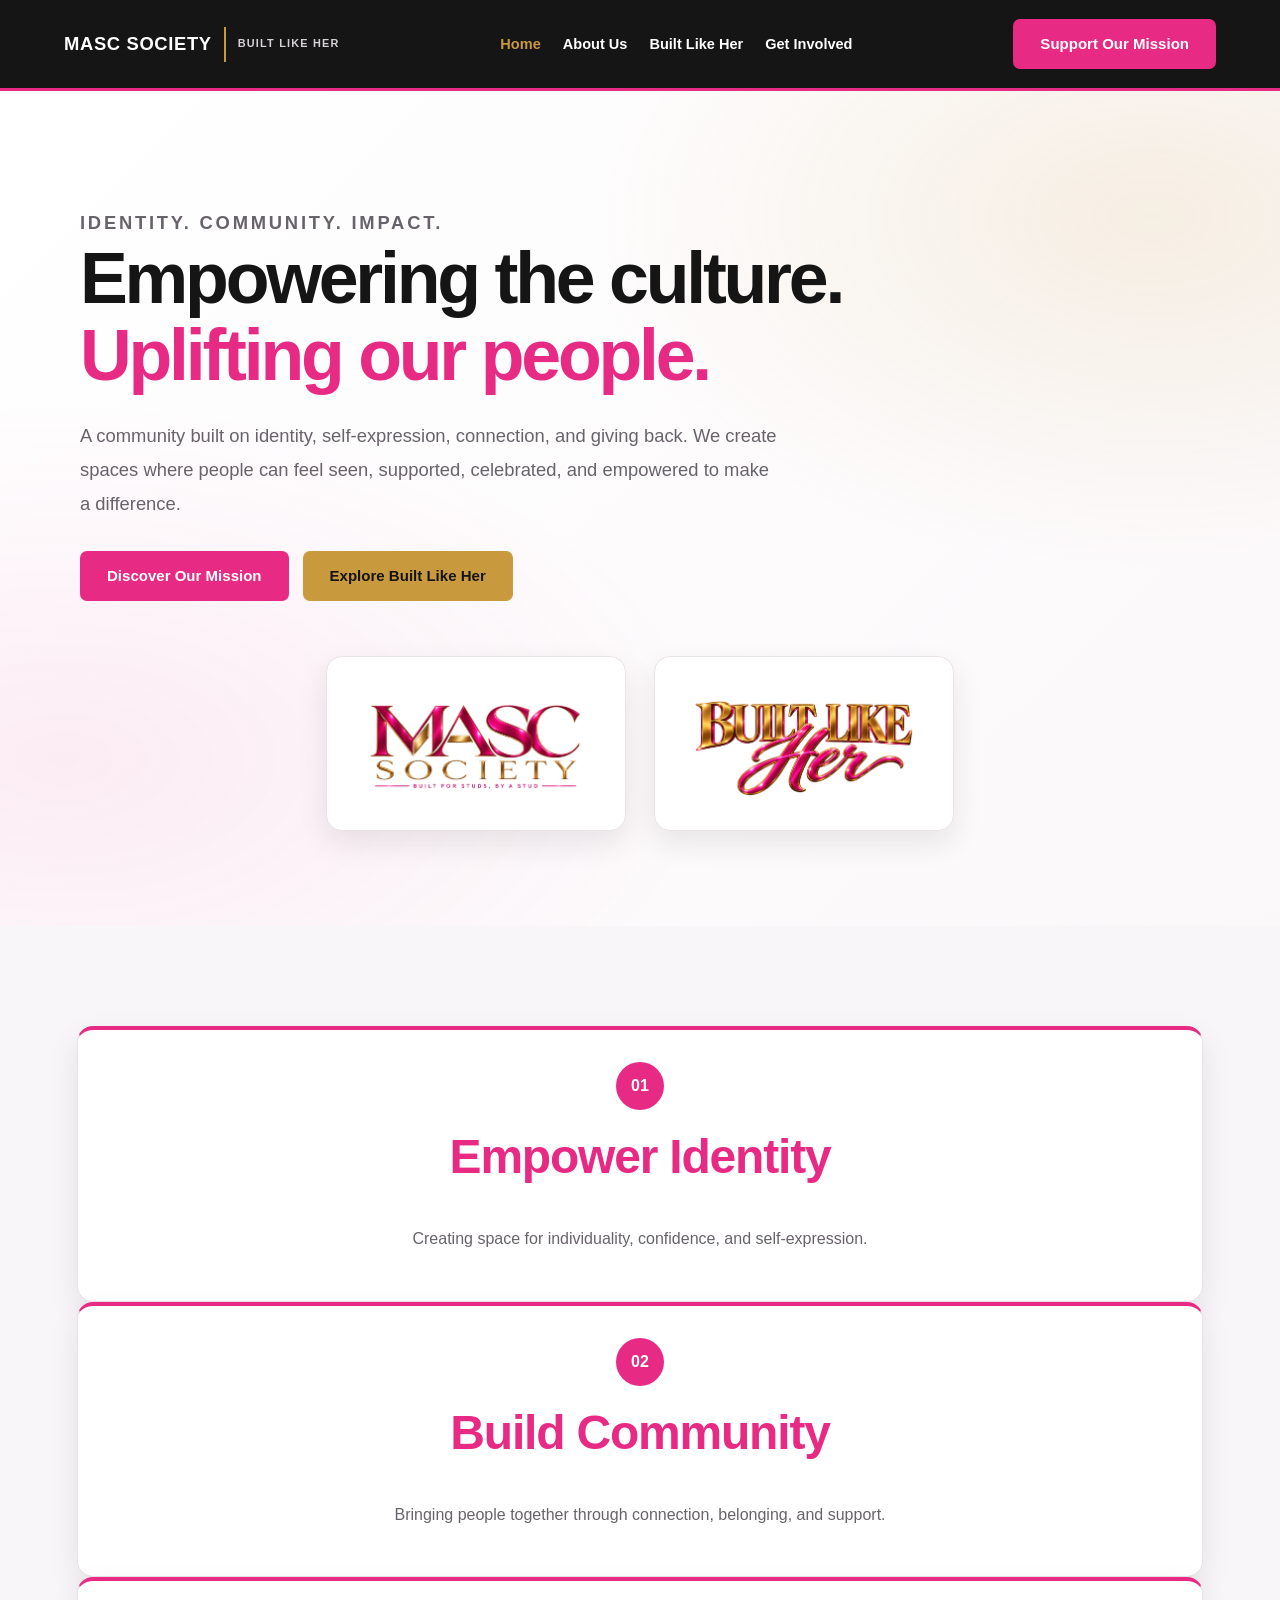
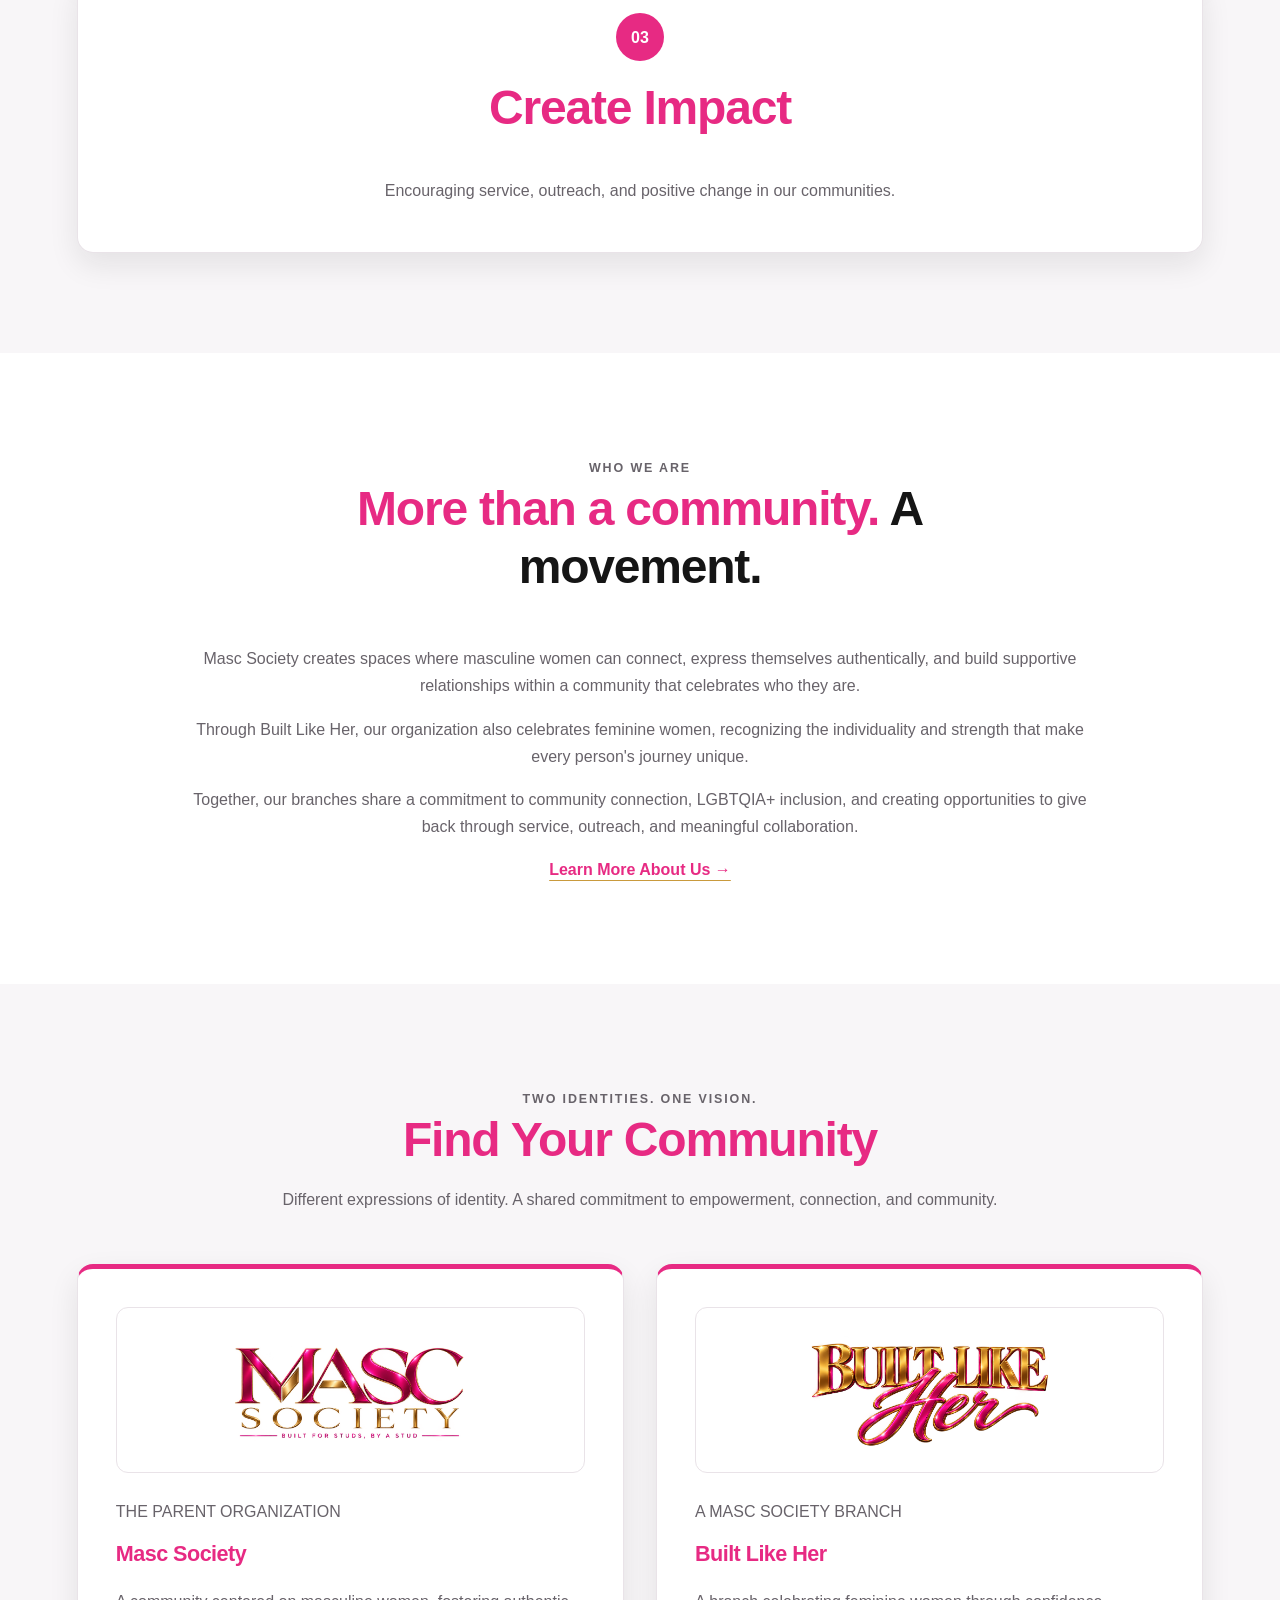
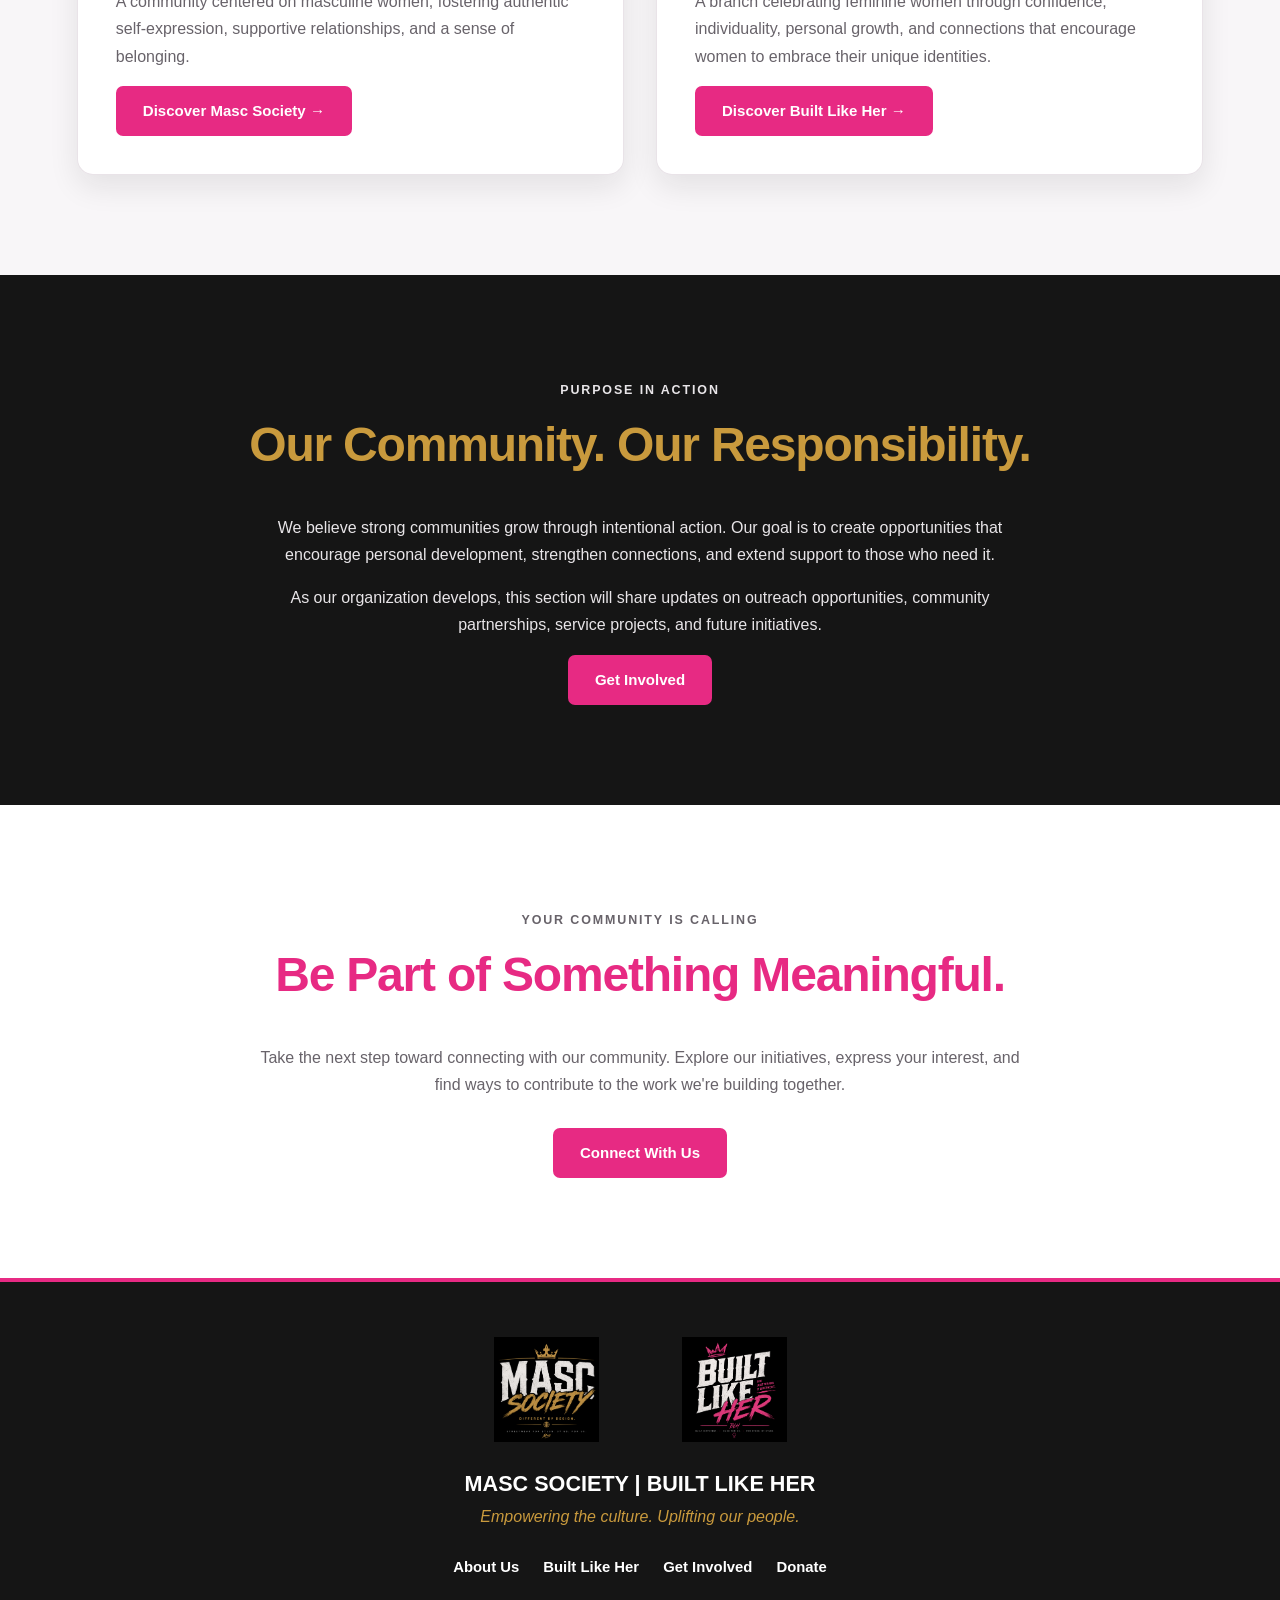
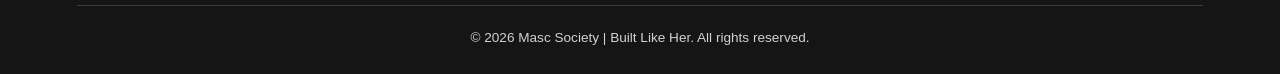
<file: index.html>
<!DOCTYPE html>
<html lang="en">
  <head>
    <meta charset="utf-8">
    <meta name="viewport" content="width=device-width, initial-scale=1.0">

    <meta
      name="description"
      content="Masc Society | Built Like Her is dedicated to empowering our community, celebrating identity, and creating meaningful change through connection and service."
    >

    <meta name="theme-color" content="#111111">

    <link rel="stylesheet" href="styles.css">

    <title>Masc Society | Built Like Her</title>
  </head>

  <body>

    <!-- HEADER -->
    <header class="site-header">
      <nav class="navbar" aria-label="Main navigation">

        <a href="index.html" class="brand" aria-label="Masc Society home">
          <span class="brand-name">MASC SOCIETY</span>
          <span class="brand-divider"></span>
          <span class="brand-subtitle">BUILT LIKE HER</span>
        </a>

        <ul class="nav-links">
          <li><a href="index.html" aria-current="page">Home</a></li>
          <li><a href="about-us.html">About Us</a></li>
          <li><a href="built-like-her.html">Built Like Her</a></li>
          <li><a href="contact.html">Get Involved</a></li>
        </ul>

        <a href="contact.html#donate" class="nav-button">
          Support Our Mission
        </a>

      </nav>
    </header>


    <main>

      <!-- HERO SECTION -->
      <section class="hero" aria-labelledby="hero-heading">

        <div class="hero-content">

          <p class="eyebrow">IDENTITY. COMMUNITY. IMPACT.</p>

          <h1 id="hero-heading">
            Empowering the culture.
            <span>Uplifting our people.</span>
          </h1>

          <p class="hero-description">
            A community built on identity, self-expression, connection,
            and giving back. We create spaces where people can feel seen,
            supported, celebrated, and empowered to make a difference.
          </p>

          <div class="hero-actions">
            <a href="about-us.html" class="hero-button">
              Discover Our Mission
            </a>

            <a href="built-like-her.html" class="secondary-button">
              Explore Built Like Her
            </a>
          </div>

        </div>

        <div class="hero-logos" aria-label="Our organization and branch logos">

          <div class="logo-card">
            <img
              src="images/image0.png"
              alt="Masc Society logo"
            >
          </div>

          <div class="logo-card">
            <img
              src="images/image1 (1).png"
              alt="Built Like Her logo"
            >
          </div>

        </div>

      </section>


      <!-- BRAND VALUES -->
      <section class="values" aria-label="Our core values">

        <div class="value-item">
          <span class="value-number">01</span>
          <h2>Empower Identity</h2>
          <p>Creating space for individuality, confidence, and self-expression.</p>
        </div>

        <div class="value-item">
          <span class="value-number">02</span>
          <h2>Build Community</h2>
          <p>Bringing people together through connection, belonging, and support.</p>
        </div>

        <div class="value-item">
          <span class="value-number">03</span>
          <h2>Create Impact</h2>
          <p>Encouraging service, outreach, and positive change in our communities.</p>
        </div>

      </section>


      <!-- MISSION SECTION -->
      <section class="mission section-padding" aria-labelledby="mission-heading">

        <div class="section-intro">
          <p class="eyebrow">WHO WE ARE</p>

          <h2 id="mission-heading">
            More than a community.
            <span>A movement.</span>
          </h2>
        </div>

        <div class="mission-content">

          <p>
            Masc Society creates spaces where masculine women can connect,
            express themselves authentically, and build supportive relationships
            within a community that celebrates who they are.
          </p>

          <p>
            Through Built Like Her, our organization also celebrates feminine
            women, recognizing the individuality and strength that make every
            person's journey unique.
          </p>

          <p>
            Together, our branches share a commitment to community connection,
            LGBTQIA+ inclusion, and creating opportunities to give back through
            service, outreach, and meaningful collaboration.
          </p>

          <a href="about-us.html" class="text-link">
            Learn More About Us &rarr;
          </a>

        </div>

      </section>


      <!-- OUR BRANCHES -->
      <section class="branches section-padding" aria-labelledby="branches-heading">

        <div class="section-heading">
          <p class="eyebrow">TWO IDENTITIES. ONE VISION.</p>

          <h2 id="branches-heading">Find Your Community</h2>

          <p>
            Different expressions of identity. A shared commitment
            to empowerment, connection, and community.
          </p>
        </div>

        <div class="branch-grid">

          <article class="branch-card masc-card">

            <div class="branch-logo">
              <img
                src="images/image0.png"
                alt="Masc Society logo"
                loading="lazy"
              >
            </div>

            <p class="branch-label">THE PARENT ORGANIZATION</p>

            <h3>Masc Society</h3>

            <p>
              A community centered on masculine women, fostering authentic
              self-expression, supportive relationships, and a sense of belonging.
            </p>

            <a href="about-us.html" class="branch-link">
              Discover Masc Society &rarr;
            </a>

          </article>


          <article class="branch-card built-card">

            <div class="branch-logo">
              <img
                src="images/image1 (1).png"
                alt="Built Like Her logo"
                loading="lazy"
              >
            </div>

            <p class="branch-label">A MASC SOCIETY BRANCH</p>

            <h3>Built Like Her</h3>

            <p>
              A branch celebrating feminine women through confidence,
              individuality, personal growth, and connections that encourage
              women to embrace their unique identities.
            </p>

            <a href="built-like-her.html" class="branch-link">
              Discover Built Like Her &rarr;
            </a>

          </article>

        </div>

      </section>


      <!-- COMMUNITY IMPACT -->
      <section class="impact section-padding" aria-labelledby="impact-heading">

        <div class="impact-content">

          <p class="eyebrow">PURPOSE IN ACTION</p>

          <h2 id="impact-heading">
            Our Community.
            <span>Our Responsibility.</span>
          </h2>

          <p>
            We believe strong communities grow through intentional action.
            Our goal is to create opportunities that encourage personal
            development, strengthen connections, and extend support to those
            who need it.
          </p>

          <p>
            As our organization develops, this section will share updates on
            outreach opportunities, community partnerships, service projects,
            and future initiatives.
          </p>

          <a href="contact.html" class="hero-button">
            Get Involved
          </a>

        </div>

      </section>


      <!-- CALL TO ACTION -->
      <section class="join-section" aria-labelledby="join-heading">

        <p class="eyebrow">YOUR COMMUNITY IS CALLING</p>

        <h2 id="join-heading">
          Be Part of Something Meaningful.
        </h2>

        <p>
          Take the next step toward connecting with our community. Explore our
          initiatives, express your interest, and find ways to contribute to
          the work we're building together.
        </p>

        <a href="contact.html" class="hero-button">
          Connect With Us
        </a>

      </section>

    </main>


    <!-- FOOTER -->
    <footer class="site-footer">

      <div class="footer-logos">

        <img
          src="images/image3.png"
          alt="Masc Society logo"
          loading="lazy"
        >

        <img
          src="images/image2.png"
          alt="Built Like her logo"
          loading="lazy"
        >

      </div>

      <a href="index.html" class="footer-brand">
        MASC SOCIETY
        <span>| BUILT LIKE HER</span>
      </a>

      <p class="tag-line">
        Empowering the culture. Uplifting our people.
      </p>

      <nav class="footer-links" aria-label="Footer navigation">
        <a href="about-us.html">About Us</a>
        <a href="built-like-her.html">Built Like Her</a>
        <a href="contact.html">Get Involved</a>
        <a href="contact.html#donate">Donate</a>
      </nav>

      <p class="copyright">
        &copy; 2026 Masc Society | Built Like Her. All rights reserved.
      </p>

    </footer>

  </body>
</html>
</file>
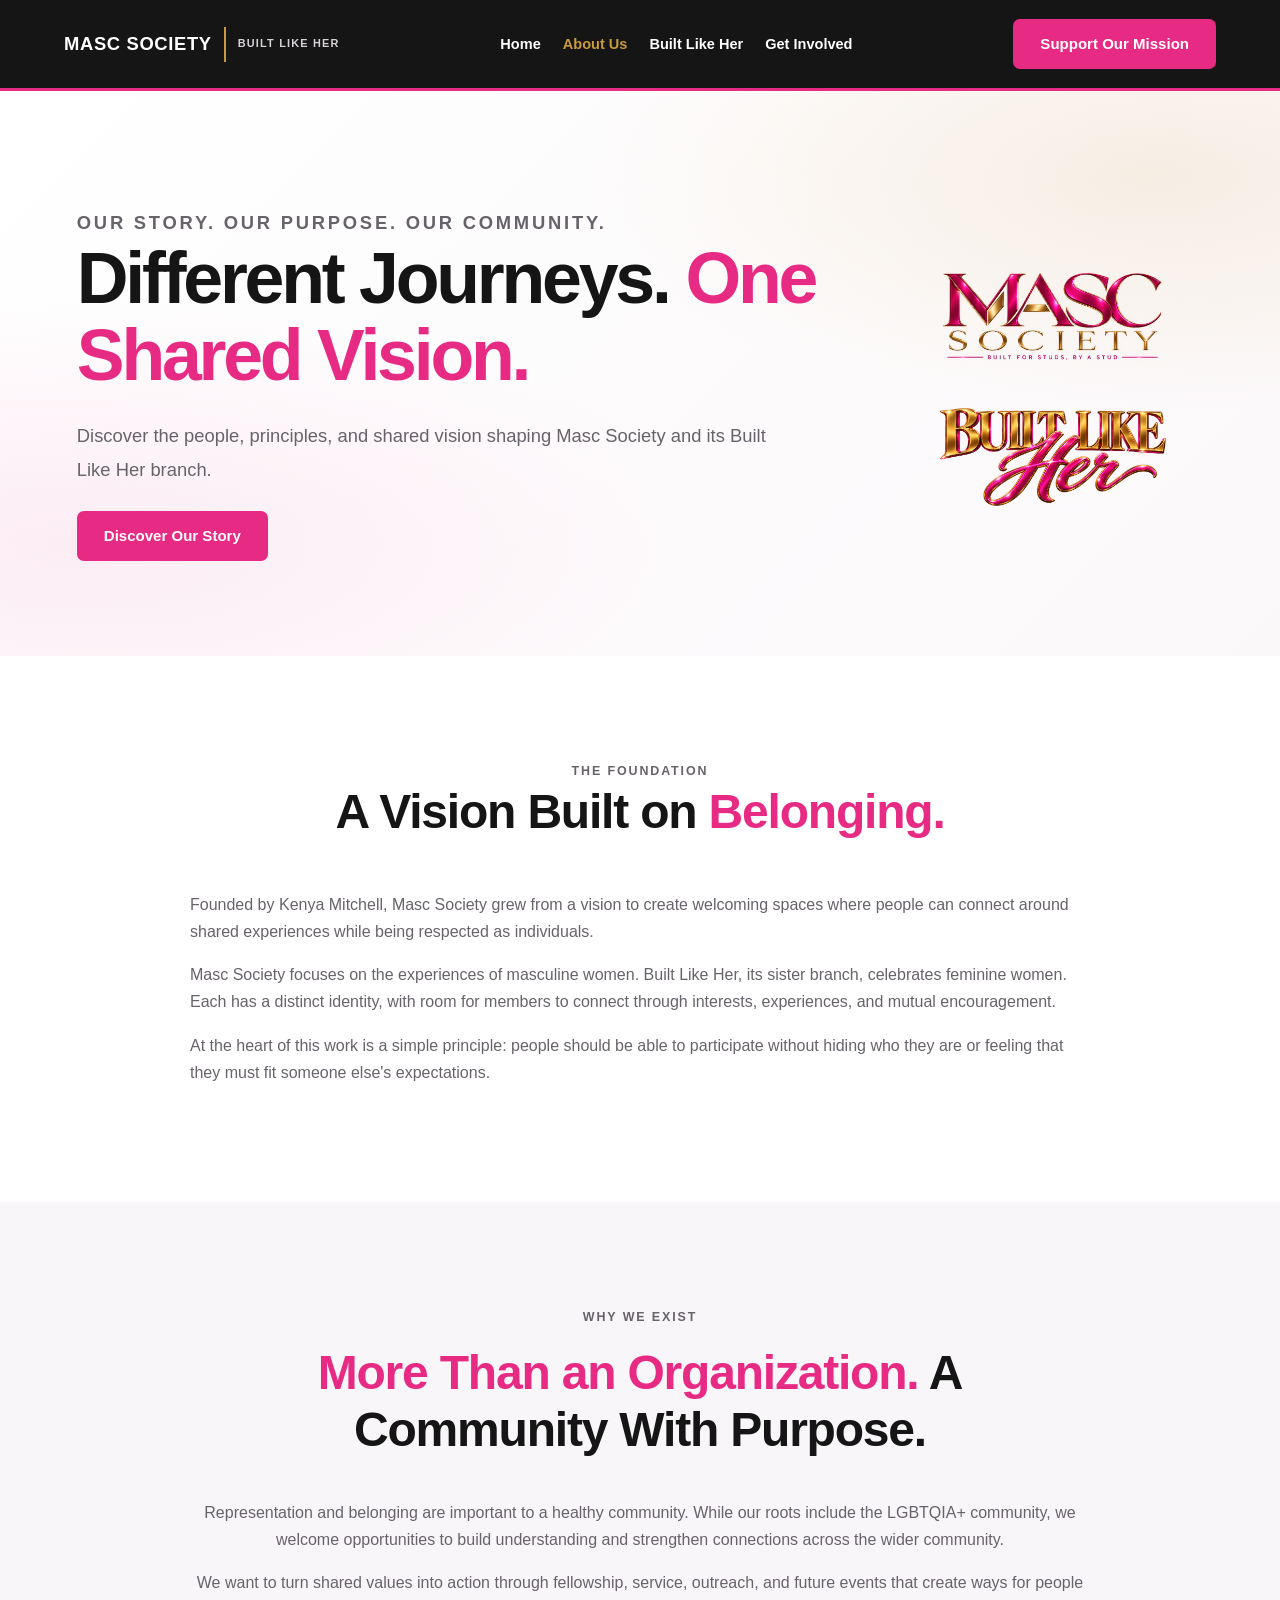
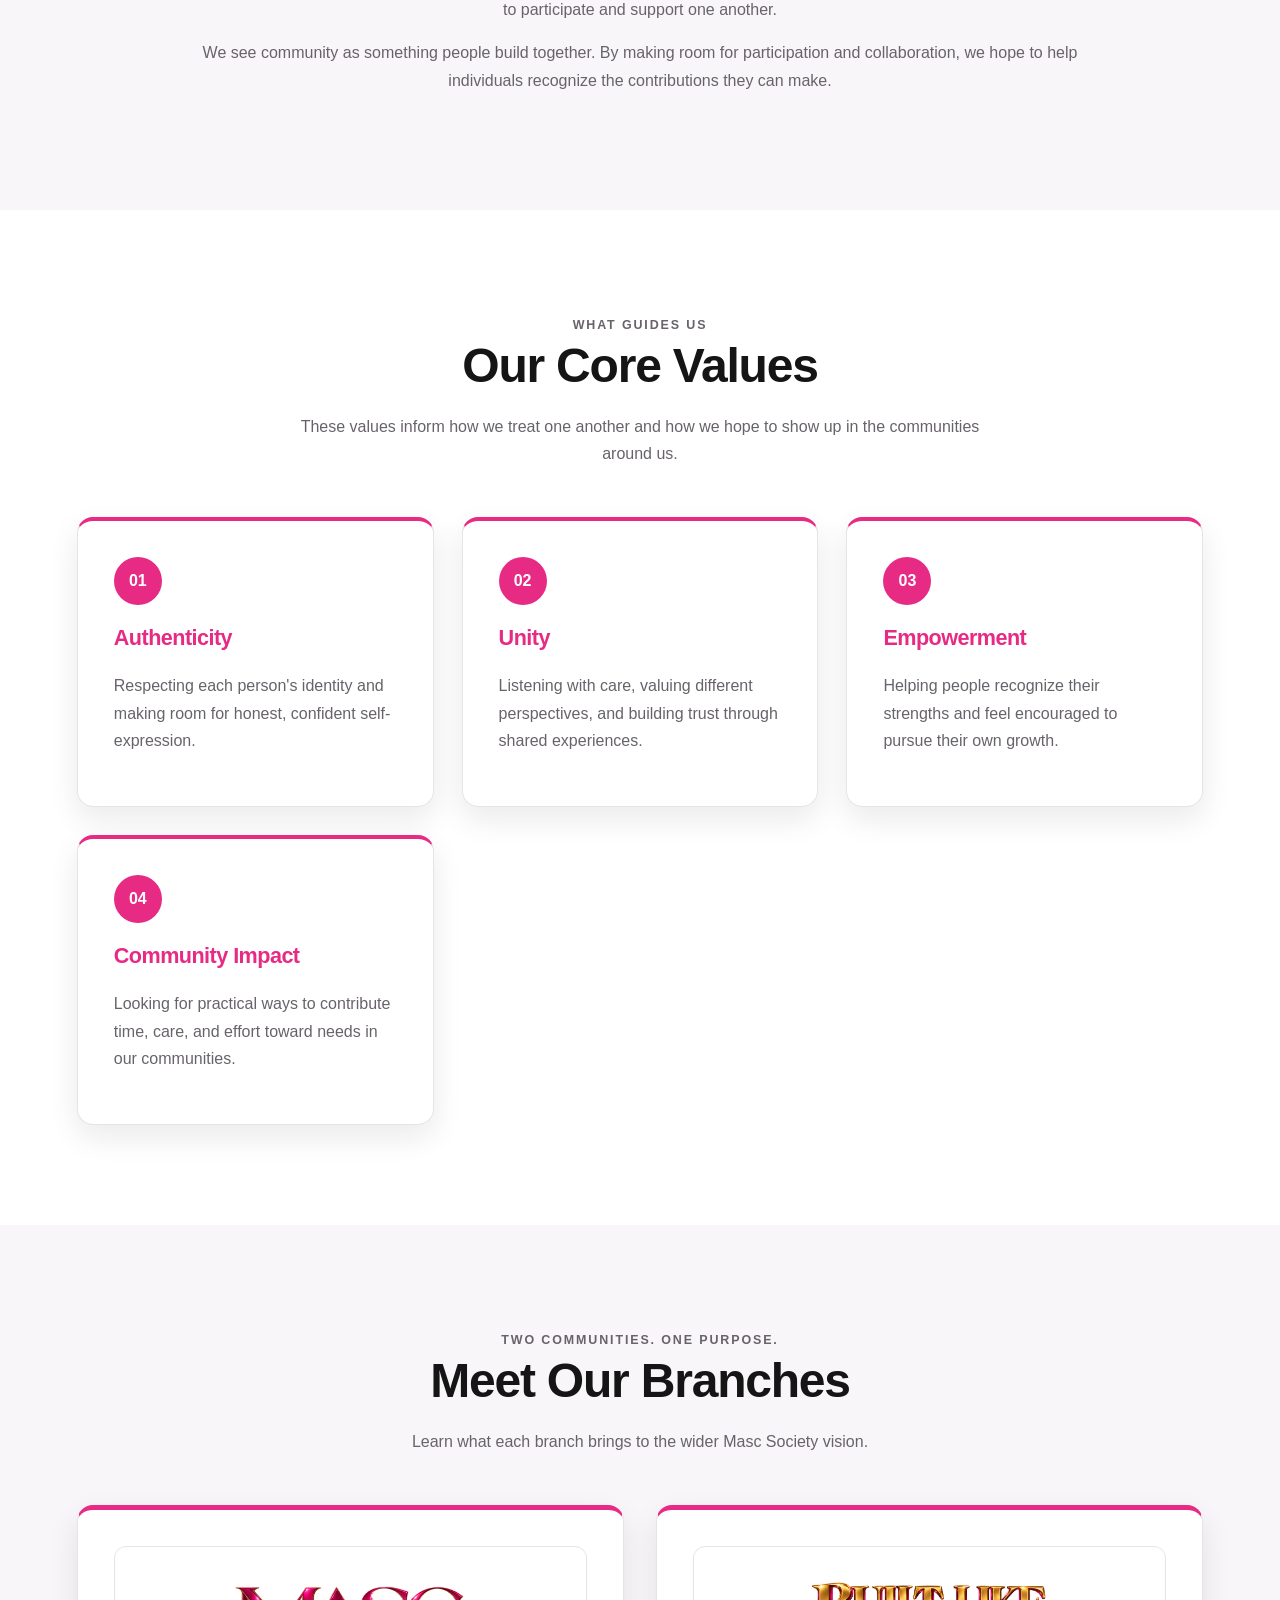
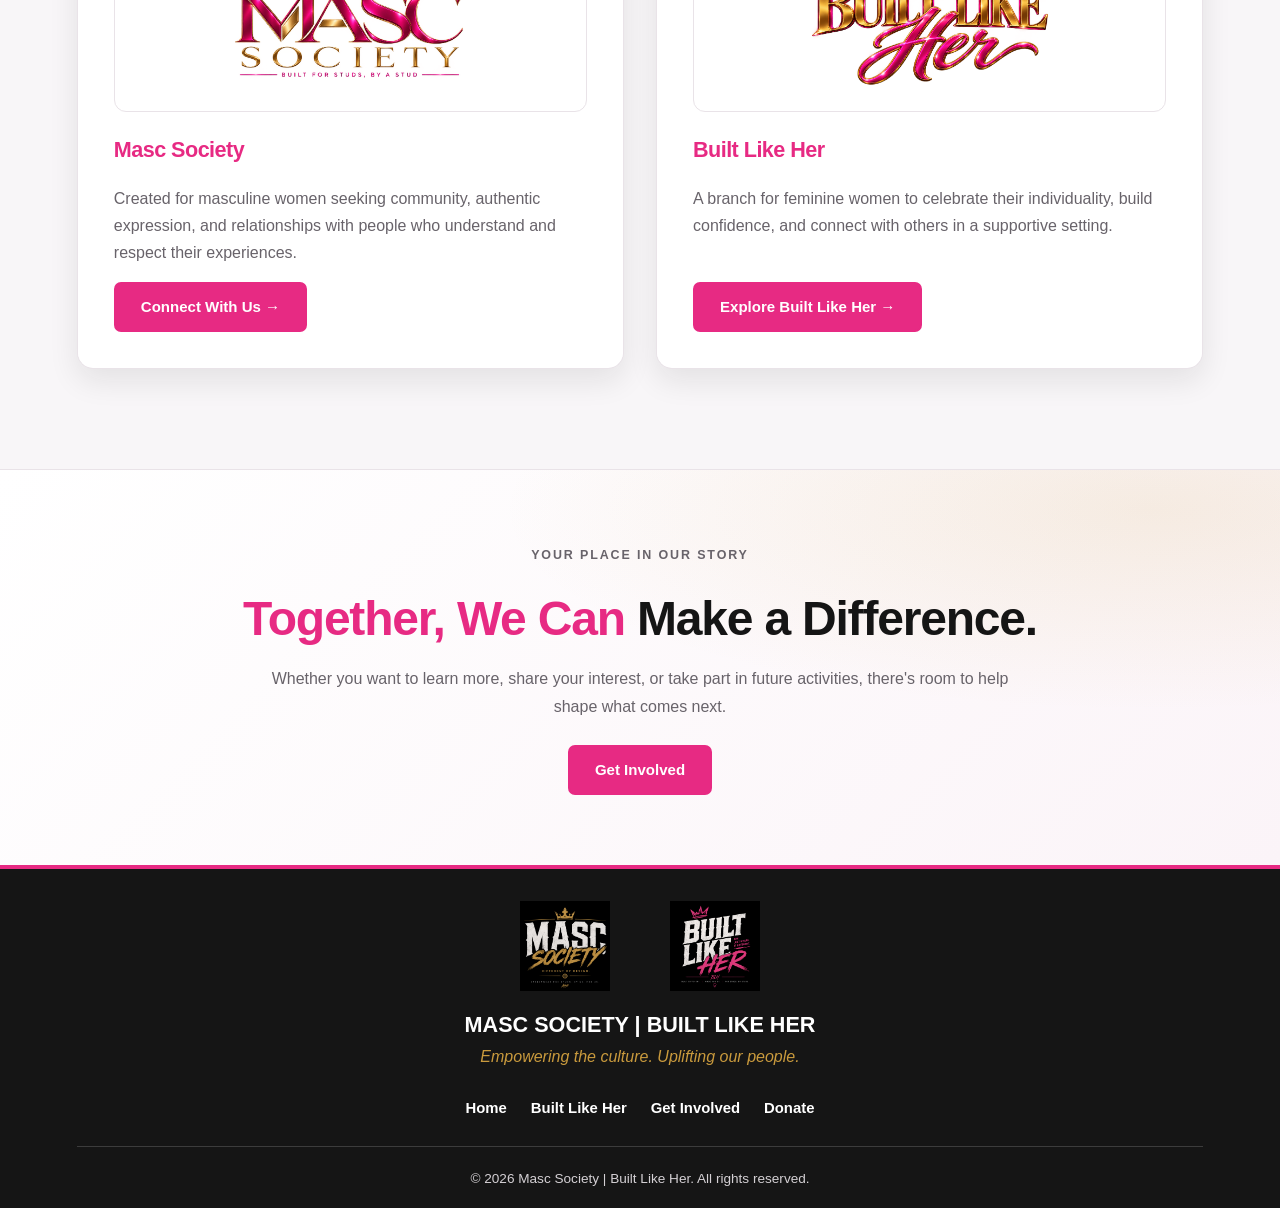
<file: about-us.html>
<!DOCTYPE html>
<html lang="en">

  <head>
    <meta charset="utf-8">
    <meta name="viewport" content="width=device-width, initial-scale=1.0">

    <meta
      name="description"
      content="Learn the story, mission, and values behind Masc Society and Built Like Her, founded by Kenya Mitchell."
    >

    <meta name="theme-color" content="#111111">

    <link rel="stylesheet" href="styles.css?v=20261022-about-logos-match-2">

    <title>About Us | Masc Society | Built Like Her</title>
  </head>

  <body class="about-page">

    <!-- HEADER -->
    <header class="site-header">

      <nav class="navbar" aria-label="Main navigation">

        <a href="index.html" class="brand" aria-label="Masc Society home">
          <span class="brand-name">MASC SOCIETY</span>
          <span class="brand-divider"></span>
          <span class="brand-subtitle">BUILT LIKE HER</span>
        </a>

        <ul class="nav-links">
          <li><a href="index.html">Home</a></li>
          <li><a href="about-us.html" aria-current="page">About Us</a></li>
          <li><a href="built-like-her.html">Built Like Her</a></li>
          <li><a href="contact.html">Get Involved</a></li>
        </ul>

        <a href="contact.html#donate" class="nav-button">
          Support Our Mission
        </a>

      </nav>

    </header>


    <main>

      <!-- ABOUT HERO -->
      <section class="about-hero">

        <div class="about-hero-content">

          <p class="eyebrow">OUR STORY. OUR PURPOSE. OUR COMMUNITY.</p>

          <h1>
            Different Journeys.
            <span>One Shared Vision.</span>
          </h1>

          <p>
            Discover the people, principles, and shared vision shaping
            Masc Society and its Built Like Her branch.
          </p>

          <a href="#our-story" class="hero-button">
            Discover Our Story
          </a>

        </div>

        <div class="contact-hero-logos">
          <img src="images/image0.png" alt="Masc Society logo">
          <img src="images/image1 (1).png" alt="Built Like Her logo">
        </div>

      </section>


      <!-- OUR STORY -->
      <section id="our-story" class="about-story section-padding">

        <div class="section-intro">

          <p class="eyebrow">THE FOUNDATION</p>

          <h2>
            A Vision Built on
            <span>Belonging.</span>
          </h2>

        </div>

        <div class="story-content">

          <p>
            Founded by Kenya Mitchell, Masc Society grew from a vision
            to create welcoming spaces where people can connect around
            shared experiences while being respected as individuals.
          </p>

          <p>
            Masc Society focuses on the experiences of masculine women.
            Built Like Her, its sister branch, celebrates feminine women.
            Each has a distinct identity, with room for members to connect
            through interests, experiences, and mutual encouragement.
          </p>

          <p>
            At the heart of this work is a simple principle: people should
            be able to participate without hiding who they are or feeling
            that they must fit someone else's expectations.
          </p>

        </div>

      </section>


      <!-- OUR PURPOSE -->
      <section class="about-purpose section-padding">

        <div class="purpose-content">

          <p class="eyebrow">WHY WE EXIST</p>

          <h2>
            More Than an Organization.
            <span>A Community With Purpose.</span>
          </h2>

          <p>
            Representation and belonging are important to a healthy
            community. While our roots include the LGBTQIA+ community,
            we welcome opportunities to build understanding and strengthen
            connections across the wider community.
          </p>

          <p>
            We want to turn shared values into action through fellowship,
            service, outreach, and future events that create ways for people
            to participate and support one another.
          </p>

          <p>
            We see community as something people build together. By making
            room for participation and collaboration, we hope to help
            individuals recognize the contributions they can make.
          </p>

        </div>

      </section>


      <!-- OUR VALUES -->
      <section class="about-values section-padding">

        <div class="section-heading">

          <p class="eyebrow">WHAT GUIDES US</p>

          <h2>Our Core Values</h2>

          <p>
            These values inform how we treat one another and how we hope
            to show up in the communities around us.
          </p>

        </div>

        <div class="values-grid">

          <article class="value-card">

            <span class="value-number">01</span>

            <h3>Authenticity</h3>

            <p>
              Respecting each person's identity and making room for honest,
              confident self-expression.
            </p>

          </article>


          <article class="value-card">

            <span class="value-number">02</span>

            <h3>Unity</h3>

            <p>
              Listening with care, valuing different perspectives, and
              building trust through shared experiences.
            </p>

          </article>


          <article class="value-card">

            <span class="value-number">03</span>

            <h3>Empowerment</h3>

            <p>
              Helping people recognize their strengths and feel encouraged
              to pursue their own growth.
            </p>

          </article>


          <article class="value-card">

            <span class="value-number">04</span>

            <h3>Community Impact</h3>

            <p>
              Looking for practical ways to contribute time, care, and effort
              toward needs in our communities.
            </p>

          </article>

        </div>

      </section>


      <!-- OUR COMMUNITY -->
      <section class="about-branches section-padding">

        <div class="section-heading">

          <p class="eyebrow">TWO COMMUNITIES. ONE PURPOSE.</p>

          <h2>Meet Our Branches</h2>

          <p>
            Learn what each branch brings to the wider Masc Society vision.
          </p>

        </div>

        <div class="branch-grid">

          <article class="branch-card masc-card">

            <div class="branch-logo">

              <img
                src="images/image0.png"
                alt="Masc Society logo"
                loading="lazy"
              >

            </div>

            <h3>Masc Society</h3>

            <p>
              Created for masculine women seeking community, authentic
              expression, and relationships with people who understand
              and respect their experiences.
            </p>

            <a href="contact.html" class="branch-link">
              Connect With Us &rarr;
            </a>

          </article>


          <article class="branch-card built-card">

            <div class="branch-logo">

              <img
                src="images/image1 (1).png"
                alt="Built Like Her logo"
                loading="lazy"
              >
            </div>

            <h3>Built Like Her</h3>

            <p>
              A branch for feminine women to celebrate their individuality,
              build confidence, and connect with others in a supportive setting.
            </p>

            <a href="built-like-her.html" class="branch-link">
              Explore Built Like Her &rarr;
            </a>

          </article>

        </div>

      </section>


      <!-- CLOSING SECTION -->
      <section class="about-cta">

        <p class="eyebrow">YOUR PLACE IN OUR STORY</p>

        <h2>
          Together, We Can
          <span>Make a Difference.</span>
        </h2>

        <p>
          Whether you want to learn more, share your interest, or take part
          in future activities, there's room to help shape what comes next.
        </p>

        <a href="contact.html" class="hero-button">
          Get Involved
        </a>

      </section>

    </main>


    <!-- FOOTER -->
    <footer class="site-footer">

      <div class="footer-logos">

        <img
          src="images/image3.png"
          alt="Masc Society logo"
          loading="lazy"
        >

        <img
          src="images/image2.png"
          alt="Built Like Her logo"
          loading="lazy"
        >

      </div>

      <a href="index.html" class="footer-brand">
        MASC SOCIETY
        <span>| BUILT LIKE HER</span>
      </a>

      <p class="tag-line">
        Empowering the culture. Uplifting our people.
      </p>

      <nav class="footer-links" aria-label="Footer navigation">

        <a href="index.html">Home</a>
        <a href="built-like-her.html">Built Like Her</a>
        <a href="contact.html">Get Involved</a>
        <a href="contact.html#donate">Donate</a>

      </nav>

      <p class="copyright">
        &copy; 2026 Masc Society | Built Like Her. All rights reserved.
      </p>

    </footer>

  </body>

</html>
</file>
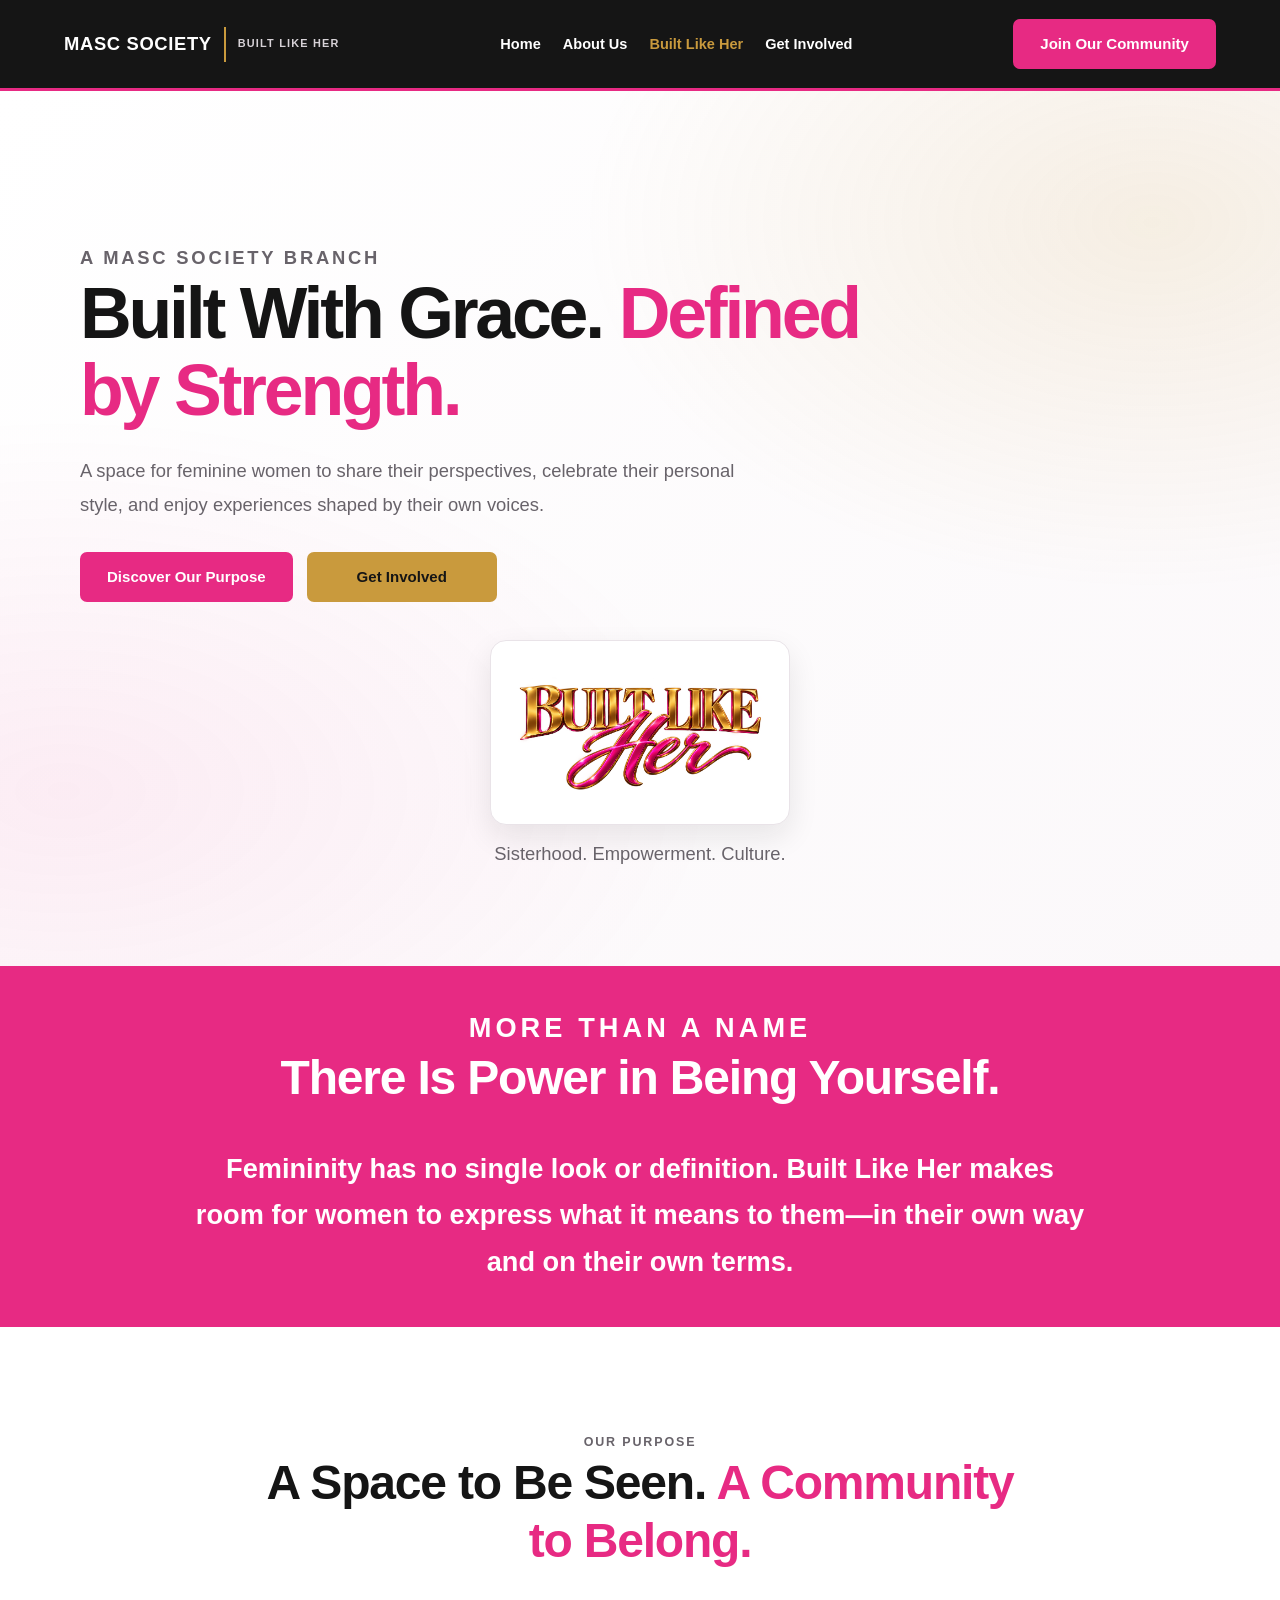
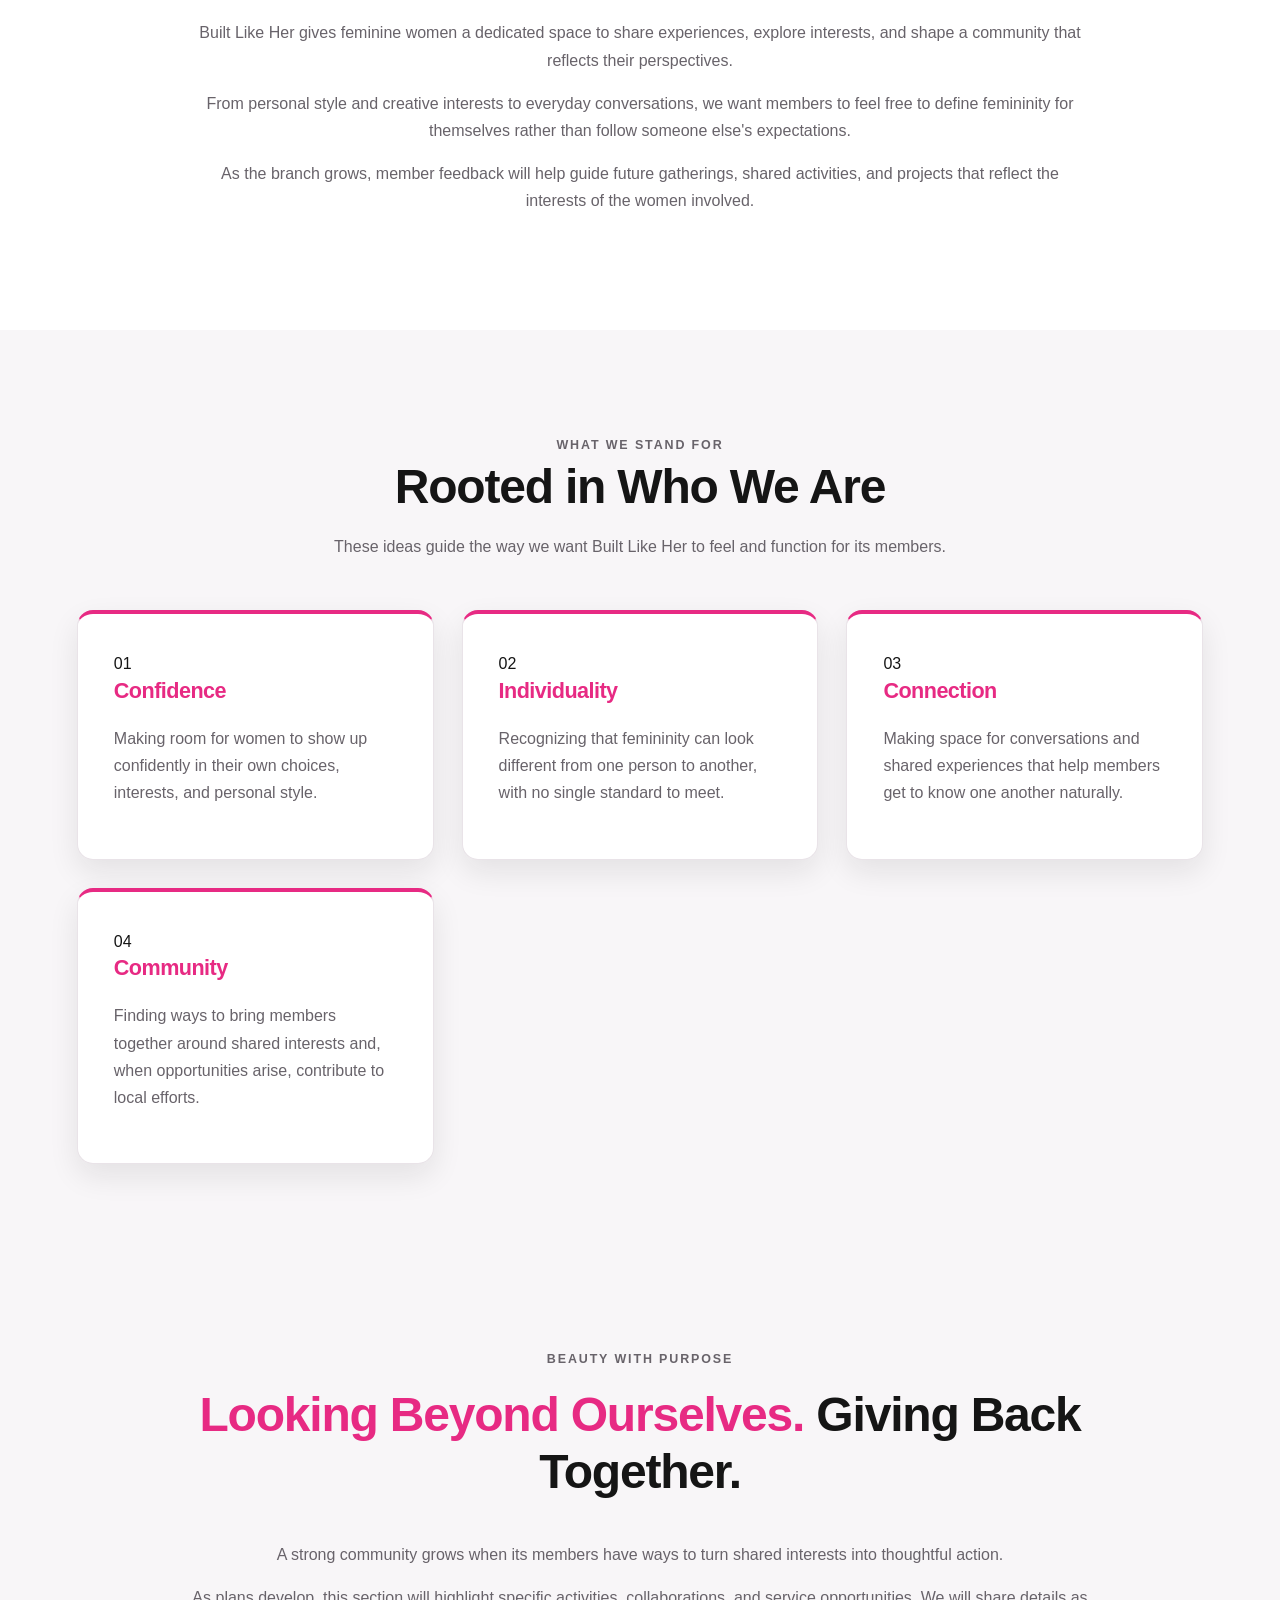
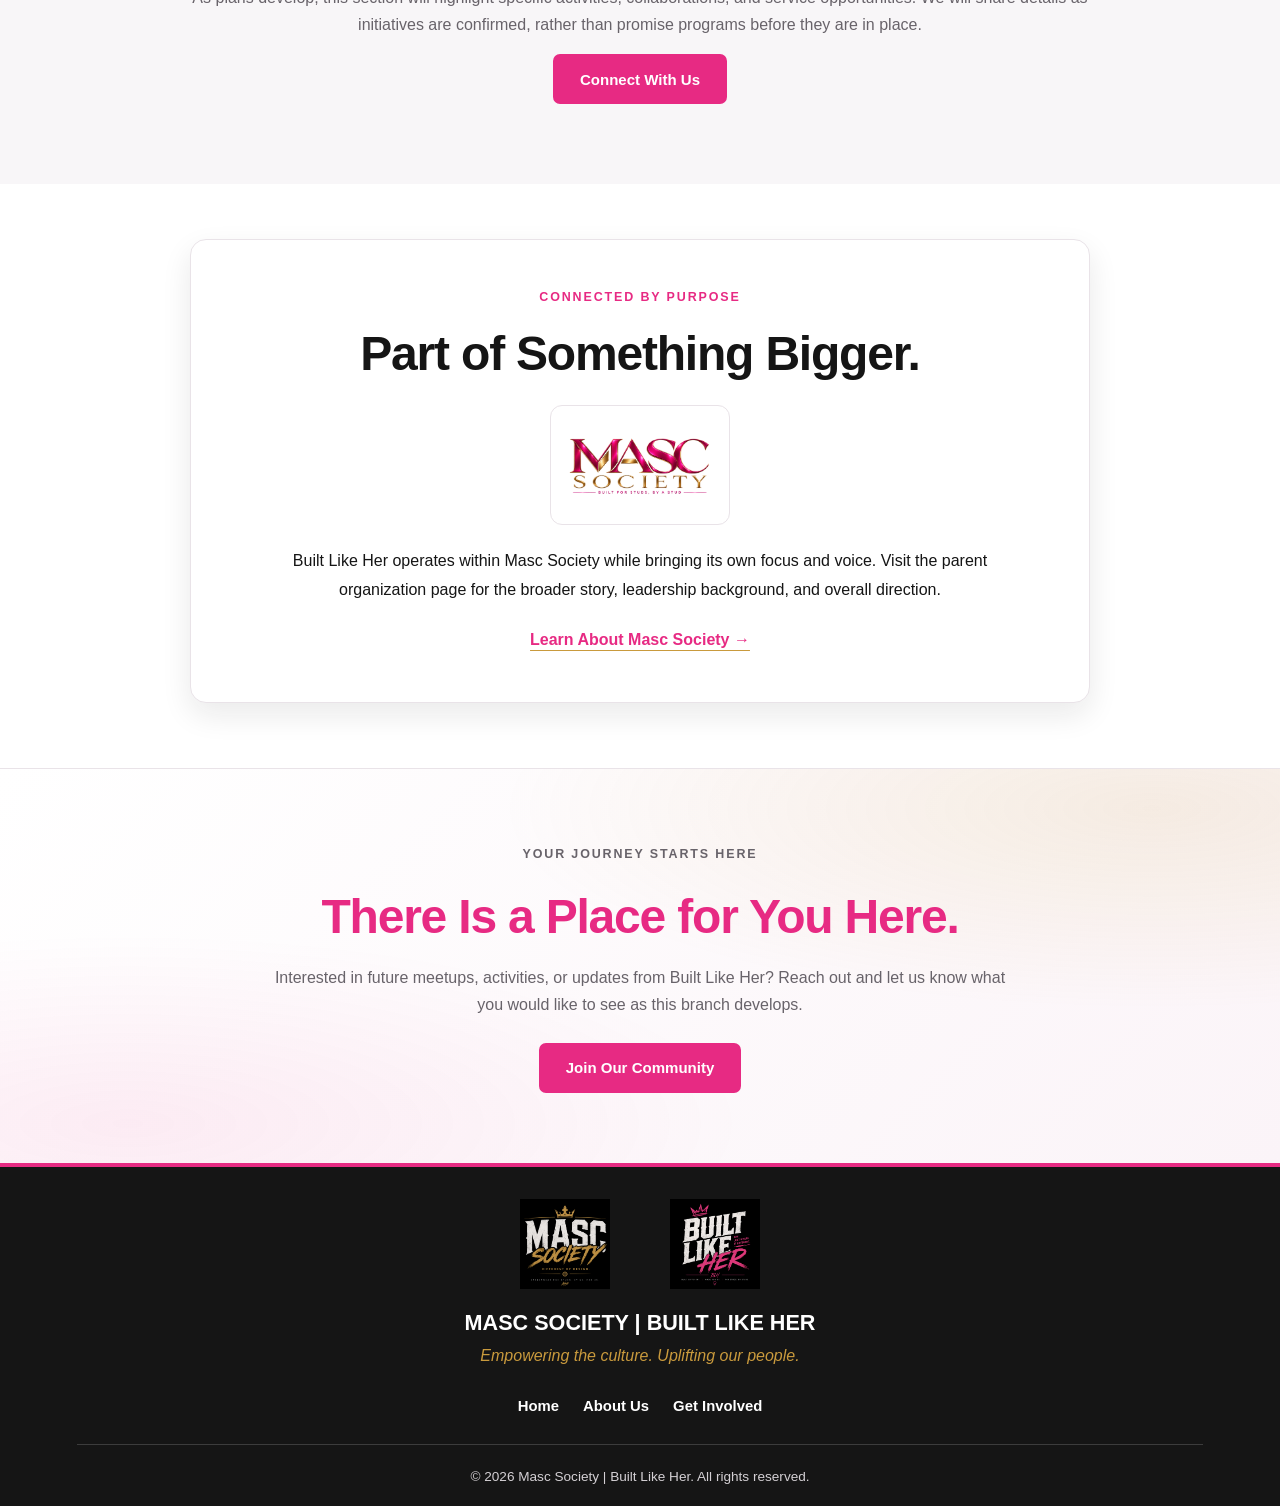
<file: built-like-her.html>
<!DOCTYPE html>
<html lang="en">

  <head>
    <meta charset="utf-8">
    <meta name="viewport" content="width=device-width, initial-scale=1.0">

    <meta
      name="description"
      content="Built Like Her celebrates feminine women through self-expression, shared experiences, personal style, and opportunities to participate in community life."
    >

    <meta name="theme-color" content="#111111">

    <link rel="stylesheet" href="styles.css?v=20261022-built-bottom-spacing">

    <title>Built Like Her | Masc Society</title>
  </head>

  <body class="built-like-her-page">

    <!-- HEADER -->
    <header class="site-header">

      <nav class="navbar" aria-label="Main navigation">

        <a href="index.html" class="brand" aria-label="Masc Society home">
          <span class="brand-name">MASC SOCIETY</span>
          <span class="brand-divider"></span>
          <span class="brand-subtitle">BUILT LIKE HER</span>
        </a>

        <ul class="nav-links">
          <li><a href="index.html">Home</a></li>
          <li><a href="about-us.html">About Us</a></li>
          <li>
            <a href="built-like-her.html" aria-current="page">
              Built Like Her
            </a>
          </li>
          <li><a href="contact.html">Get Involved</a></li>
        </ul>

        <a href="contact.html" class="nav-button">
          Join Our Community
        </a>

      </nav>

    </header>


    <main>

      <!-- HERO SECTION -->
      <section class="built-hero" aria-labelledby="built-heading">

        <div class="built-hero-content">

          <p class="eyebrow">A MASC SOCIETY BRANCH</p>

          <h1 id="built-heading">
            Built With Grace.
            <span>Defined by Strength.</span>
          </h1>

          <p class="built-hero-description">
            A space for feminine women to share their perspectives, celebrate their personal style, and enjoy experiences shaped by their own voices.
          </p>

          <div class="hero-actions">

            <a href="#our-mission" class="hero-button">
              Discover Our Purpose
            </a>

            <a href="contact.html" class="secondary-button">
              Get Involved
            </a>

          </div>

        </div>

        <div class="built-hero-logo">

          <img
            src="images/image1 (1).png"
            alt="Built Like Her official logo"
          >

        </div>

        <p class="built-hero-tagline">
          Sisterhood. Empowerment. Culture.
        </p>


      </section>


      <!-- BRAND STATEMENT -->
      <section class="built-statement">

        <p class="eyebrow">MORE THAN A NAME</p>

        <h2>
          There Is Power in
          <span>Being Yourself.</span>
        </h2>

        <p>
          Femininity has no single look or definition. Built Like Her makes room for women to express what it means to them—in their own way and on their own terms.
        </p>

      </section>


      <!-- OUR MISSION -->
      <section
        id="our-mission"
        class="built-mission section-padding"
      >

        <div class="section-intro">

          <p class="eyebrow">OUR PURPOSE</p>

          <h2>
            A Space to Be Seen.
            <span>A Community to Belong.</span>
          </h2>

        </div>

        <div class="built-mission-content">

          <p>
            Built Like Her gives feminine women a dedicated space to share experiences, explore interests, and shape a community that reflects their perspectives.
          </p>

          <p>
            From personal style and creative interests to everyday conversations, we want members to feel free to define femininity for themselves rather than follow someone else's expectations.
          </p>

          <p>
            As the branch grows, member feedback will help guide future gatherings, shared activities, and projects that reflect the interests of the women involved.
          </p>

        </div>

      </section>


      <!-- CORE VALUES -->
      <section class="built-values section-padding">

        <div class="section-heading">

          <p class="eyebrow">WHAT WE STAND FOR</p>

          <h2>Rooted in Who We Are</h2>

          <p>
            These ideas guide the way we want Built Like Her to feel and function for its members.
          </p>

        </div>

        <div class="built-values-grid">

          <article class="built-value-card">

            <span class="value-number">01</span>

            <h3>Confidence</h3>

            <p>
              Making room for women to show up confidently in their own choices, interests, and personal style.
            </p>

          </article>


          <article class="built-value-card">

            <span class="value-number">02</span>

            <h3>Individuality</h3>

            <p>
              Recognizing that femininity can look different from one person to another, with no single standard to meet.
            </p>

          </article>


          <article class="built-value-card">

            <span class="value-number">03</span>

            <h3>Connection</h3>

            <p>
              Making space for conversations and shared experiences that help members get to know one another naturally.
            </p>

          </article>


          <article class="built-value-card">

            <span class="value-number">04</span>

            <h3>Community</h3>

            <p>
              Finding ways to bring members together around shared interests and, when opportunities arise, contribute to local efforts.
            </p>

          </article>

        </div>

      </section>


      <!-- COMMUNITY IMPACT -->
      <section class="built-impact section-padding">

        <div class="built-impact-content">

          <p class="eyebrow">BEAUTY WITH PURPOSE</p>

          <h2>
            Looking Beyond Ourselves.
            <span>Giving Back Together.</span>
          </h2>

          <p>
            A strong community grows when its members have ways to turn shared interests into thoughtful action.
          </p>

          <p>
            As plans develop, this section will highlight specific activities, collaborations, and service opportunities. We will share details as initiatives are confirmed, rather than promise programs before they are in place.
          </p>

          <a href="contact.html" class="hero-button">
            Connect With Us
          </a>

        </div>

      </section>


      <!-- PARENT ORGANIZATION -->
      <section class="parent-organization">

        <p class="eyebrow">CONNECTED BY PURPOSE</p>

        <h2>Part of Something Bigger.</h2>

        <div class="parent-logo">

          <img
            src="images/image0.png"
            alt="Masc Society logo"
            loading="lazy"
          >

        </div>

        <p>
          Built Like Her operates within Masc Society while bringing its own focus and voice. Visit the parent organization page for the broader story, leadership background, and overall direction.
        </p>

        <a href="about-us.html" class="text-link">
          Learn About Masc Society &rarr;
        </a>

      </section>


      <!-- CALL TO ACTION -->
      <section class="built-cta">

        <p class="eyebrow">YOUR JOURNEY STARTS HERE</p>

        <h2>
          There Is a Place for You Here.
        </h2>

        <p>
          Interested in future meetups, activities, or updates from Built Like Her? Reach out and let us know what you would like to see as this branch develops.
        </p>

        <a href="contact.html" class="hero-button">
          Join Our Community
        </a>

      </section>

    </main>


    <!-- FOOTER -->
    <footer class="site-footer">

      <div class="footer-logos">

        <img
          src="images/image3.png"
          alt="Masc Society logo"
          loading="lazy"
        >

        <img
          src="images/image2.png"
          alt="Built Like her logo"
          loading="lazy"
        >

      </div>

      <a href="index.html" class="footer-brand">
        MASC SOCIETY
        <span>| BUILT LIKE HER</span>
      </a>

      <p class="tag-line">
        Empowering the culture. Uplifting our people.
      </p>

      <nav class="footer-links" aria-label="Footer navigation">

        <a href="index.html">Home</a>
        <a href="about-us.html">About Us</a>
        <a href="contact.html">Get Involved</a>

      </nav>

      <p class="copyright">
        &copy; 2026 Masc Society | Built Like Her. All rights reserved.
      </p>

    </footer>

  </body>

</html>
</file>
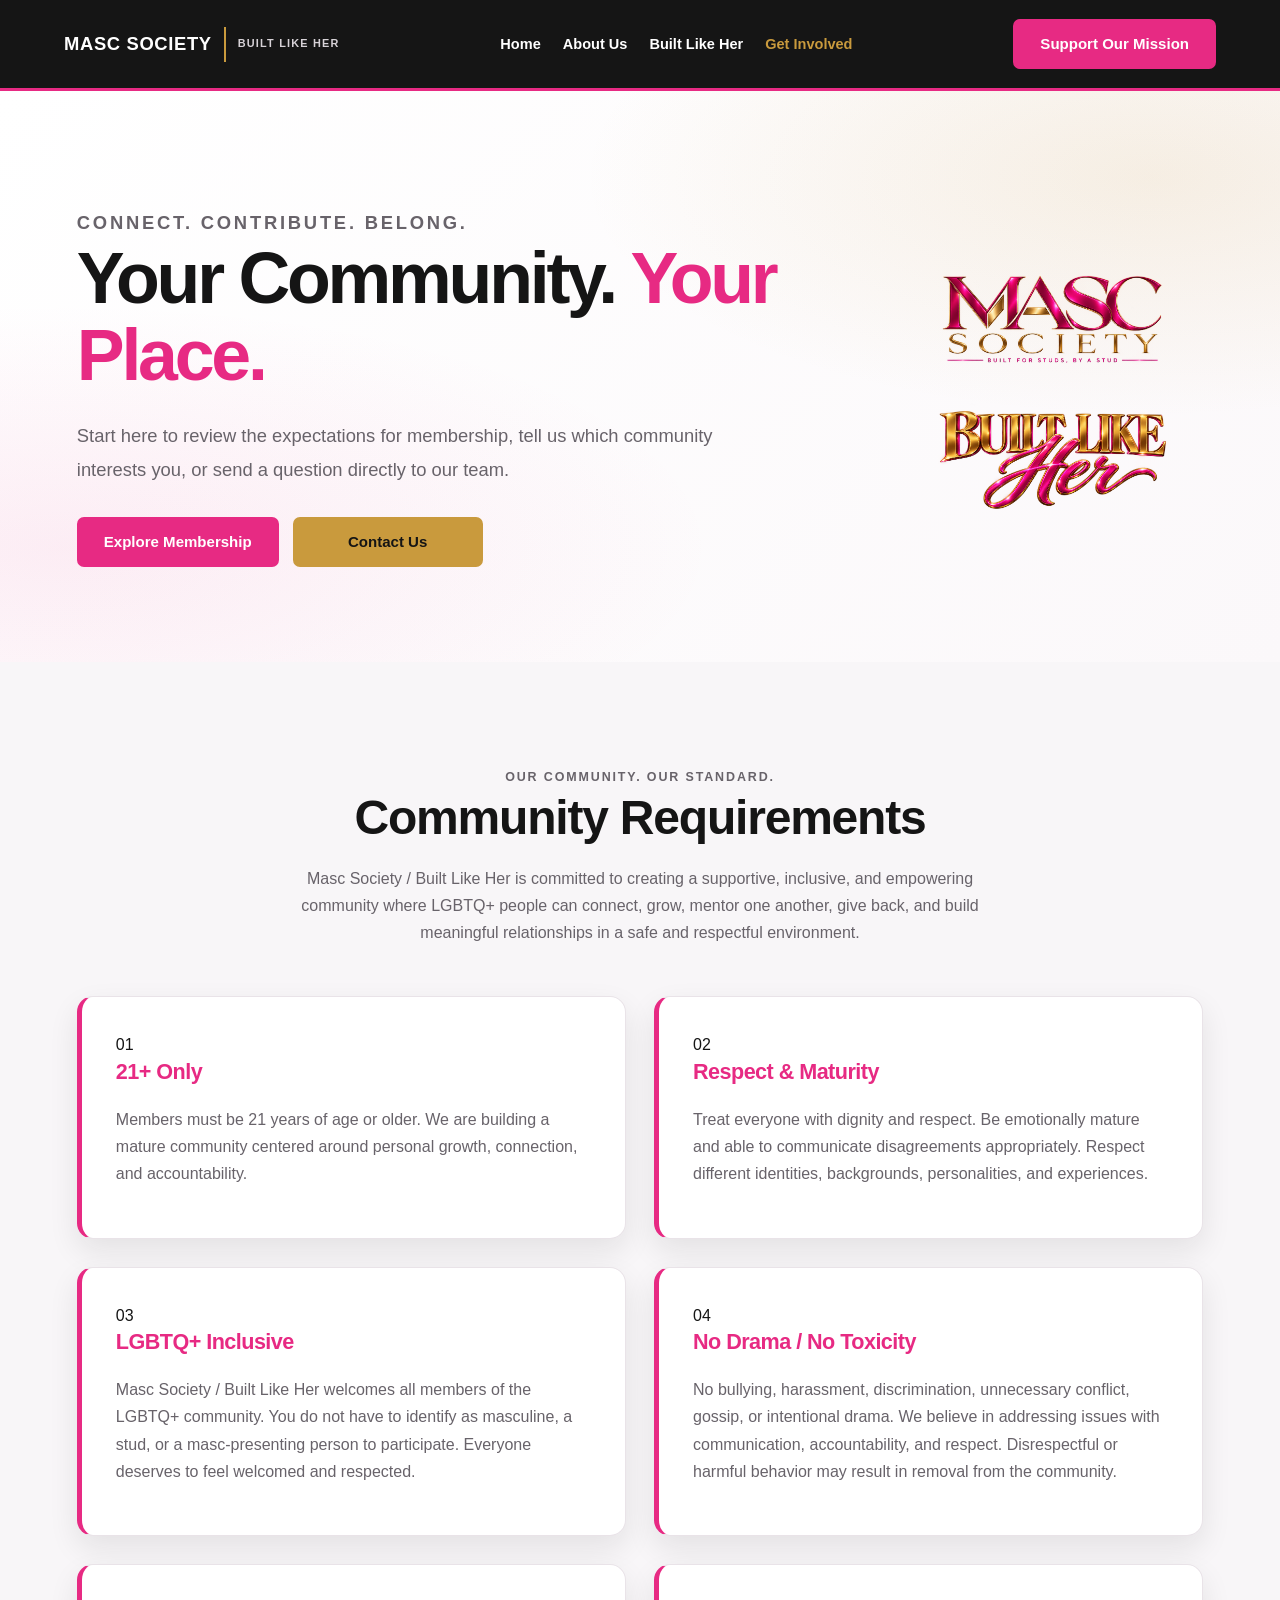
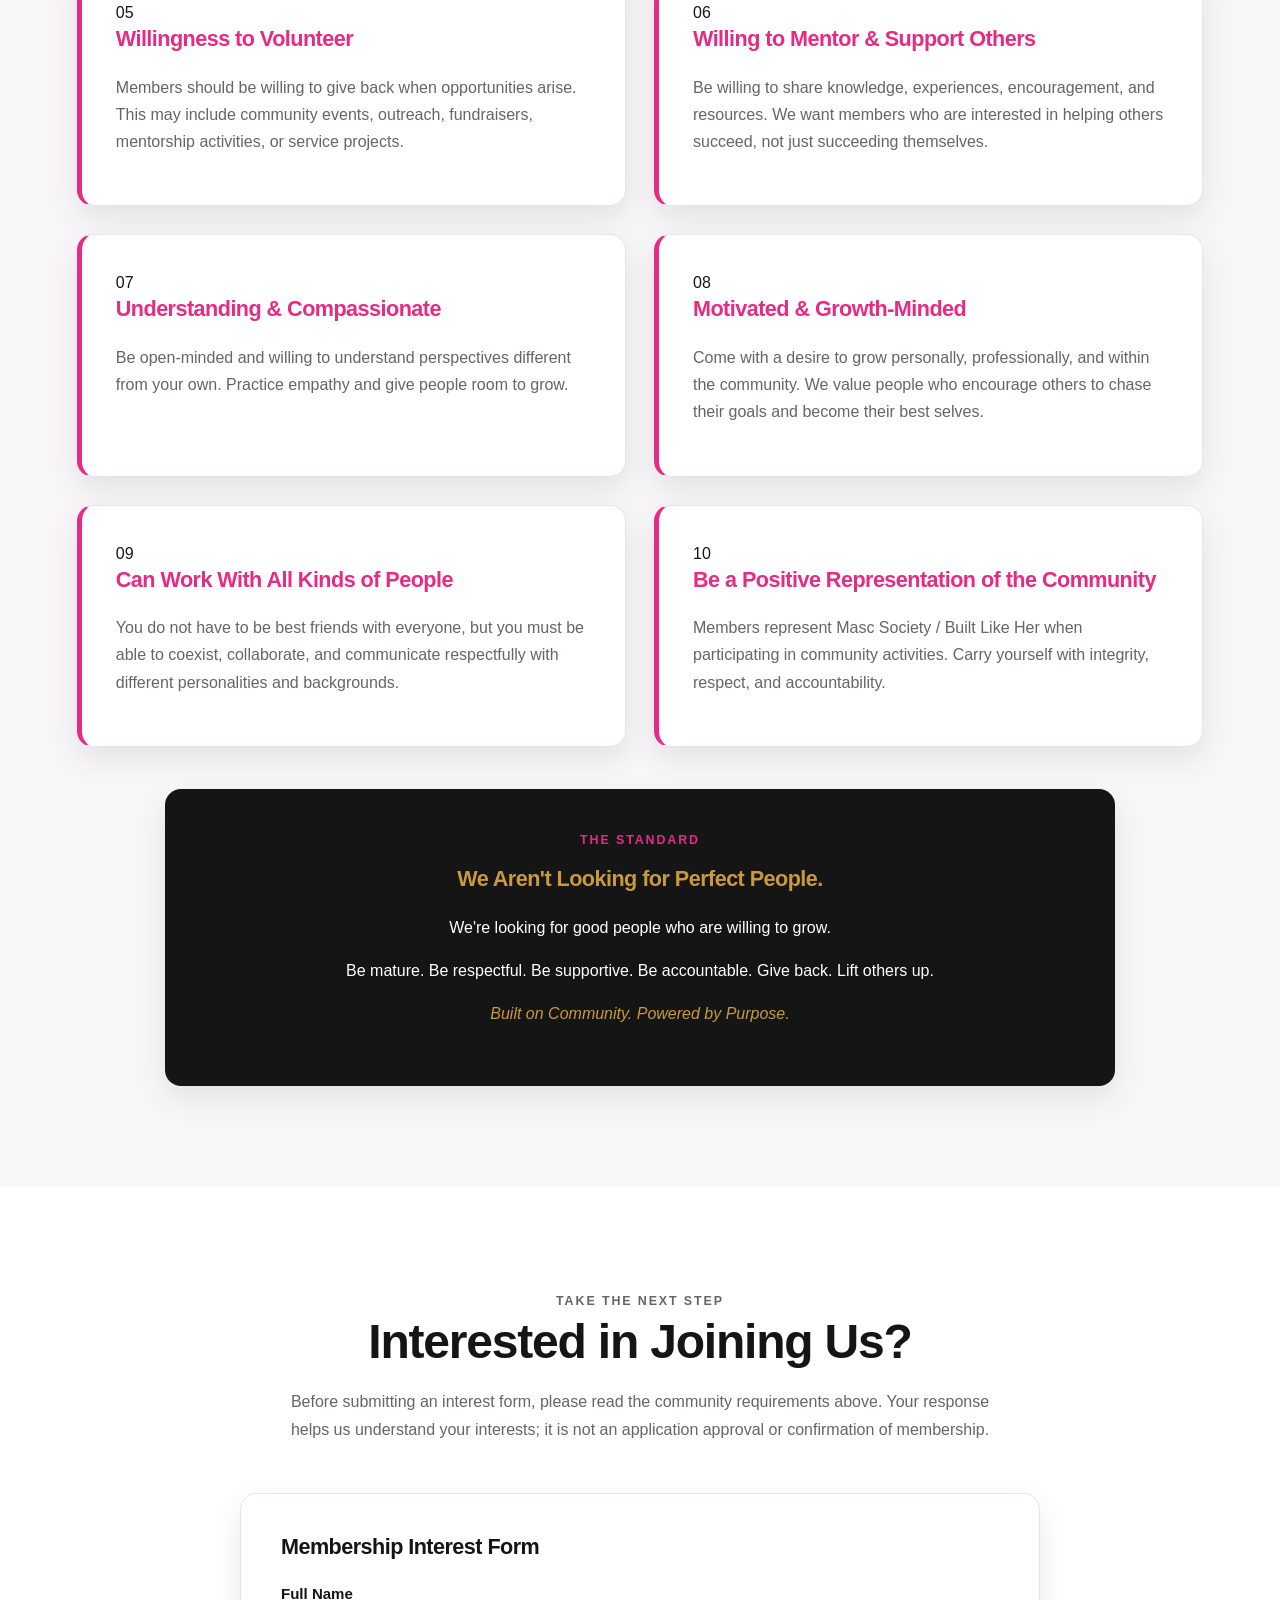
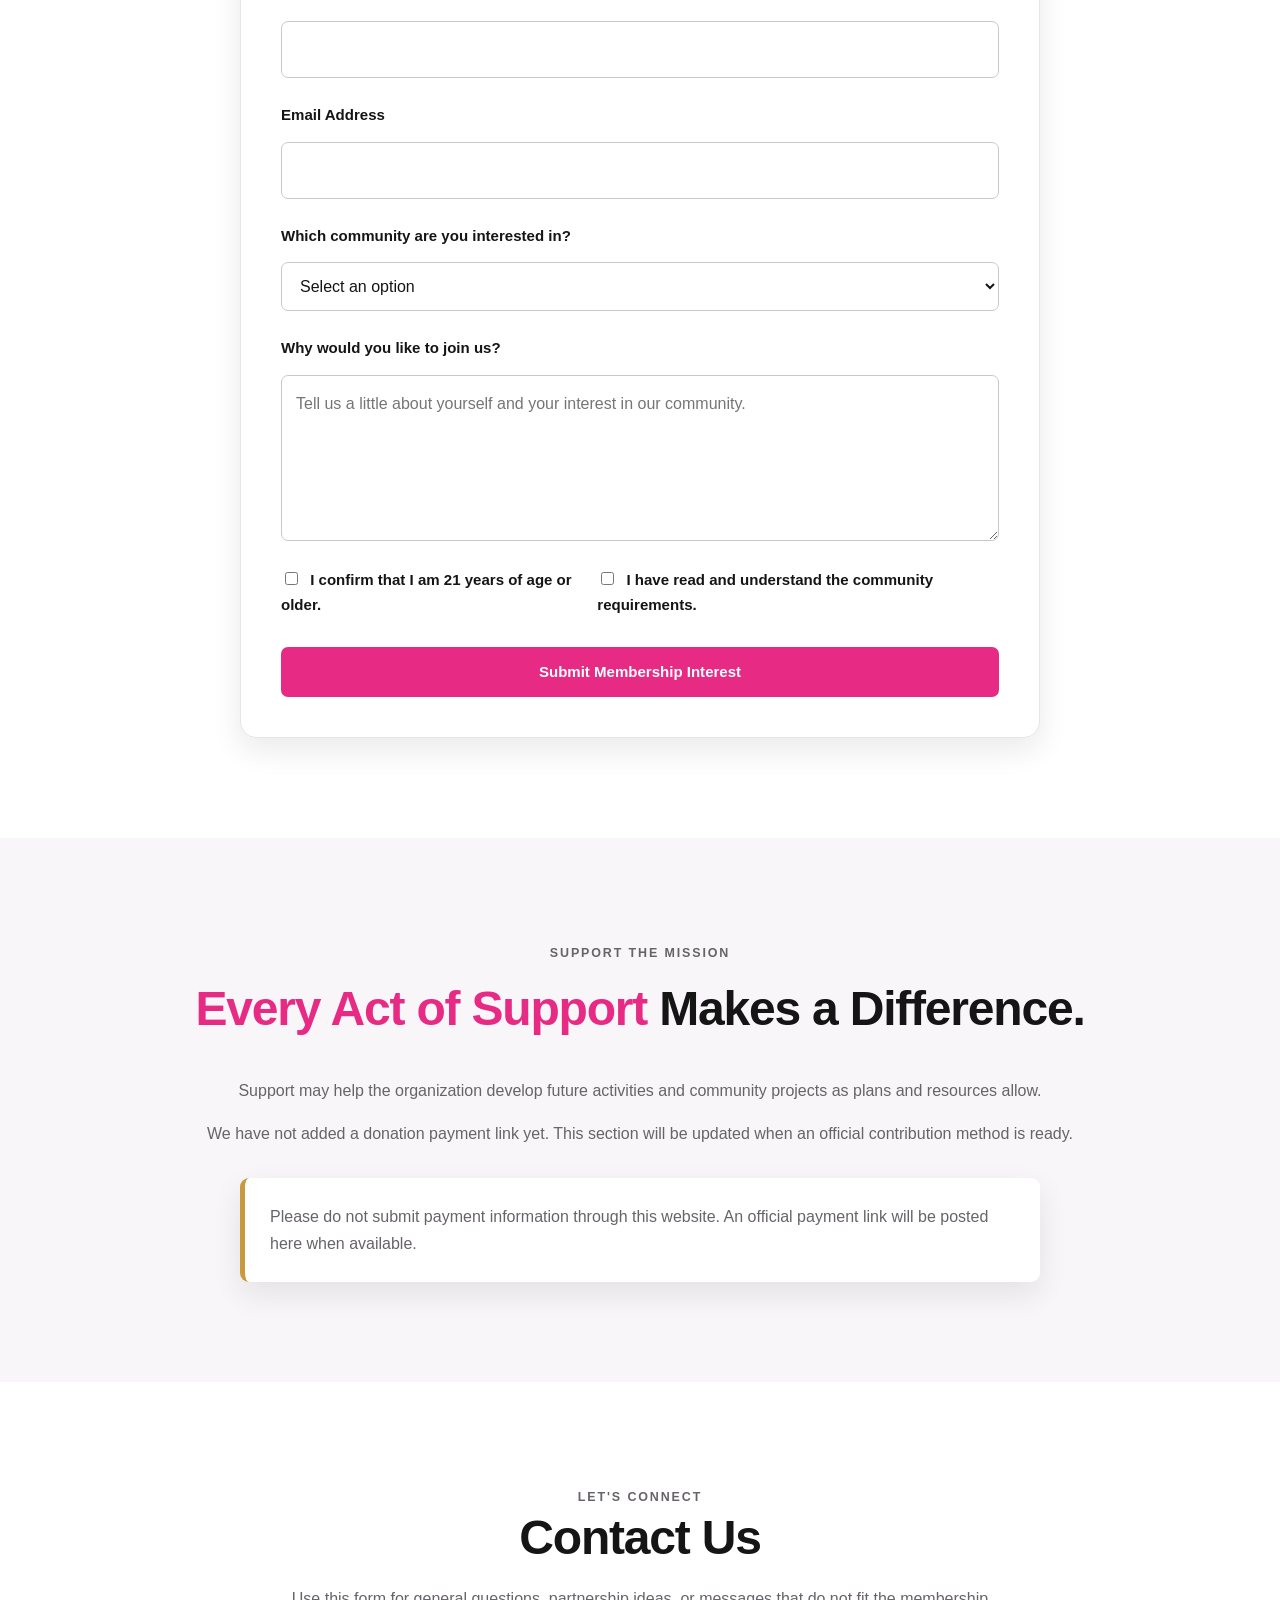
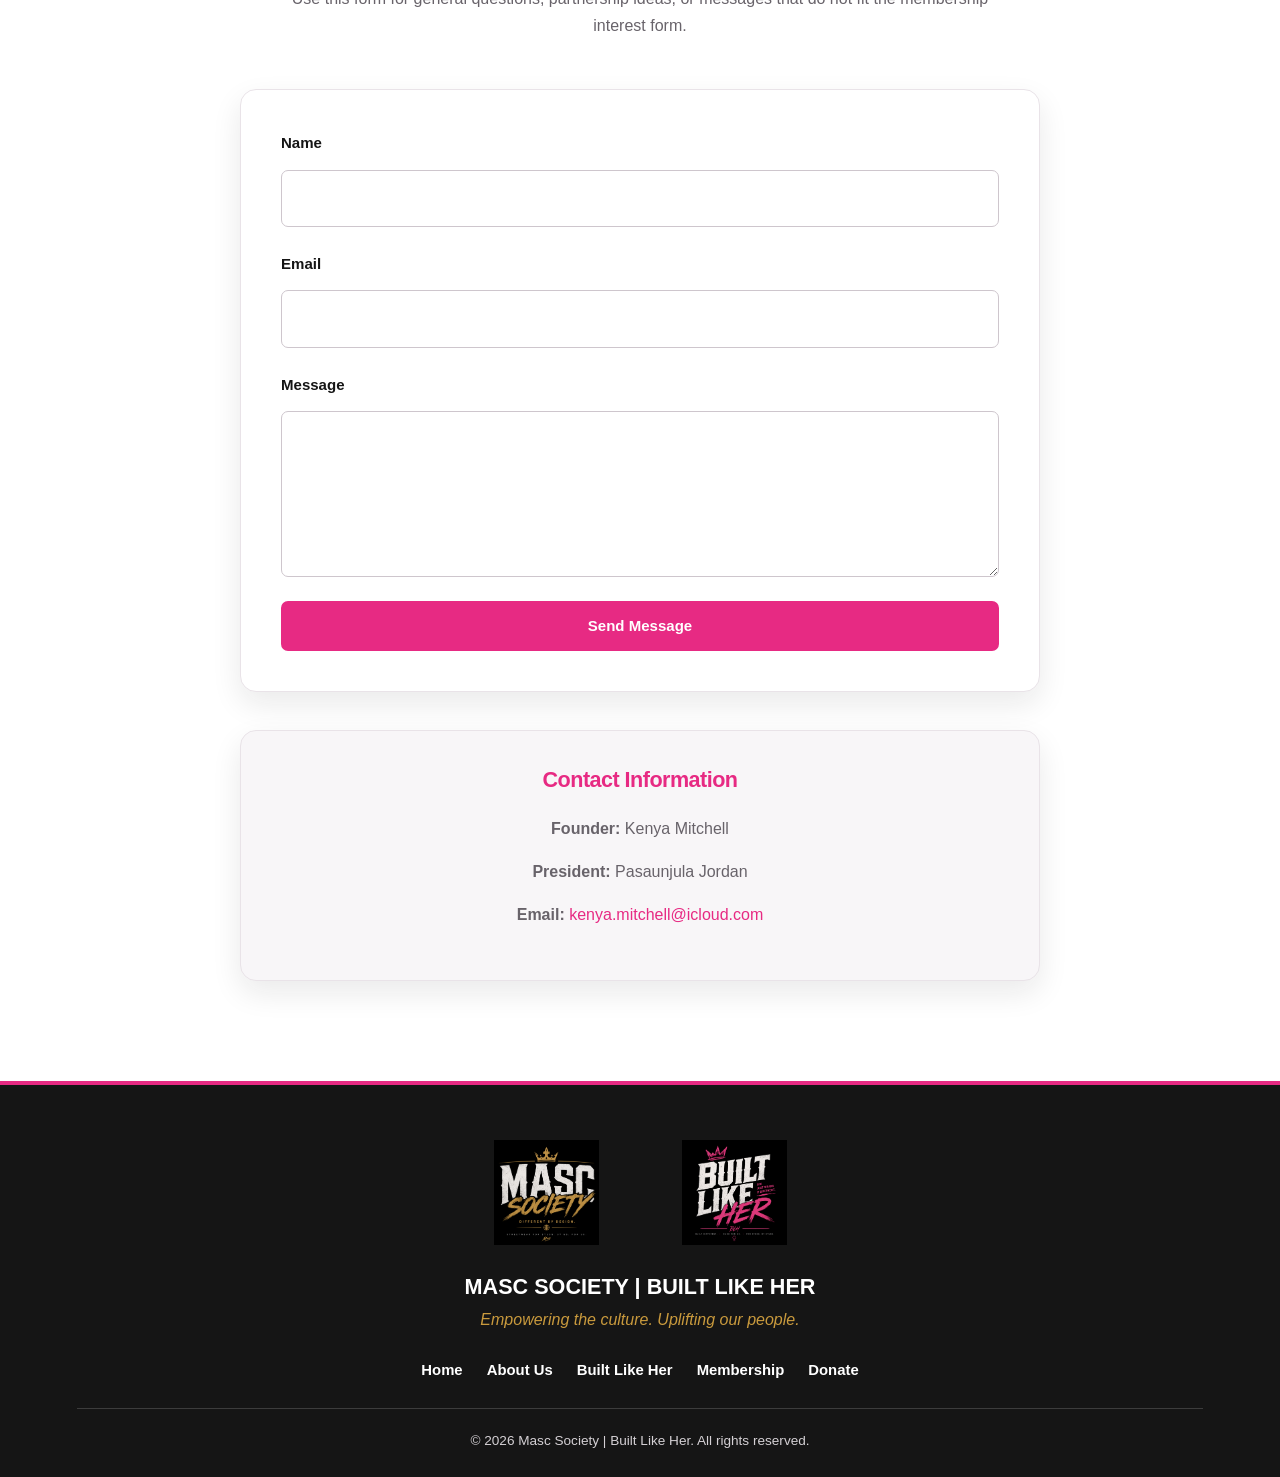
<file: contact.html>
<!DOCTYPE html>
<html lang="en">

<head>
  <meta charset="utf-8">
  <meta name="viewport" content="width=device-width, initial-scale=1.0">

  <meta
    name="description"
    content="Review Masc Society and Built Like Her membership expectations, share your interest, ask questions, or learn about ways to contribute."
  >

  <meta name="theme-color" content="#111111">

  <link rel="stylesheet" href="styles.css">

  <title>Get Involved | Masc Society | Built Like Her</title>
</head>

<body class="contact-page">

  <!-- HEADER -->
  <header class="site-header">

    <nav class="navbar" aria-label="Main navigation">

      <a href="index.html" class="brand" aria-label="Masc Society home">
        <span class="brand-name">MASC SOCIETY</span>
        <span class="brand-divider"></span>
        <span class="brand-subtitle">BUILT LIKE HER</span>
      </a>

      <ul class="nav-links">
        <li><a href="index.html">Home</a></li>
        <li><a href="about-us.html">About Us</a></li>
        <li><a href="built-like-her.html">Built Like Her</a></li>
        <li><a href="contact.html" aria-current="page">Get Involved</a></li>
      </ul>

      <a href="#donate" class="nav-button">
        Support Our Mission
      </a>

    </nav>

  </header>


  <main>

    <!-- PAGE INTRODUCTION -->
    
<section class="contact-hero">

  <div class="contact-hero-content">

    <p class="eyebrow">CONNECT. CONTRIBUTE. BELONG.</p>

    <h1>
      Your Community.
      <span>Your Place.</span>
    </h1>

    <p>
      Start here to review the expectations for membership, tell us which community interests you, or send a question directly to our team.
    </p>

    <div class="hero-actions">
      <a href="#membership" class="hero-button">
        Explore Membership
      </a>

      <a href="#contact-form" class="secondary-button">
        Contact Us
      </a>
    </div>

  </div>

  <div class="contact-hero-logos">
    <img src="images/image0.png" alt="Masc Society logo">
    <img src="images/image1 (1).png" alt="Built Like Her logo">
  </div>

</section>



    <!-- COMMUNITY REQUIREMENTS -->
    <section
      id="requirements"
      class="requirements-section section-padding"
    >

      <div class="section-heading">

        <p class="eyebrow">OUR COMMUNITY. OUR STANDARD.</p>

        <h2>Community Requirements</h2>

        <p>
          Masc Society / Built Like Her is committed to creating
          a supportive, inclusive, and empowering community where
          LGBTQ+ people can connect, grow, mentor one another,
          give back, and build meaningful relationships in a safe
          and respectful environment.
        </p>

      </div>


      <div class="requirements-list">

        <article class="requirement-card">
          <span class="value-number">01</span>
          <h3>21+ Only</h3>
          <p>
            Members must be 21 years of age or older. We are
            building a mature community centered around personal
            growth, connection, and accountability.
          </p>
        </article>


        <article class="requirement-card">
          <span class="value-number">02</span>
          <h3>Respect &amp; Maturity</h3>
          <p>
            Treat everyone with dignity and respect. Be emotionally
            mature and able to communicate disagreements appropriately.
            Respect different identities, backgrounds, personalities,
            and experiences.
          </p>
        </article>


        <article class="requirement-card">
          <span class="value-number">03</span>
          <h3>LGBTQ+ Inclusive</h3>
          <p>
            Masc Society / Built Like Her welcomes all members of
            the LGBTQ+ community. You do not have to identify as
            masculine, a stud, or a masc-presenting person to
            participate. Everyone deserves to feel welcomed and respected.
          </p>
        </article>


        <article class="requirement-card">
          <span class="value-number">04</span>
          <h3>No Drama / No Toxicity</h3>
          <p>
            No bullying, harassment, discrimination, unnecessary
            conflict, gossip, or intentional drama. We believe in
            addressing issues with communication, accountability,
            and respect. Disrespectful or harmful behavior may result
            in removal from the community.
          </p>
        </article>


        <article class="requirement-card">
          <span class="value-number">05</span>
          <h3>Willingness to Volunteer</h3>
          <p>
            Members should be willing to give back when opportunities
            arise. This may include community events, outreach,
            fundraisers, mentorship activities, or service projects.
          </p>
        </article>


        <article class="requirement-card">
          <span class="value-number">06</span>
          <h3>Willing to Mentor &amp; Support Others</h3>
          <p>
            Be willing to share knowledge, experiences, encouragement,
            and resources. We want members who are interested in
            helping others succeed, not just succeeding themselves.
          </p>
        </article>


        <article class="requirement-card">
          <span class="value-number">07</span>
          <h3>Understanding &amp; Compassionate</h3>
          <p>
            Be open-minded and willing to understand perspectives
            different from your own. Practice empathy and give
            people room to grow.
          </p>
        </article>


        <article class="requirement-card">
          <span class="value-number">08</span>
          <h3>Motivated &amp; Growth-Minded</h3>
          <p>
            Come with a desire to grow personally, professionally,
            and within the community. We value people who encourage
            others to chase their goals and become their best selves.
          </p>
        </article>


        <article class="requirement-card">
          <span class="value-number">09</span>
          <h3>Can Work With All Kinds of People</h3>
          <p>
            You do not have to be best friends with everyone, but
            you must be able to coexist, collaborate, and communicate
            respectfully with different personalities and backgrounds.
          </p>
        </article>


        <article class="requirement-card">
          <span class="value-number">10</span>
          <h3>Be a Positive Representation of the Community</h3>
          <p>
            Members represent Masc Society / Built Like Her when
            participating in community activities. Carry yourself
            with integrity, respect, and accountability.
          </p>
        </article>

      </div>


      <div class="community-standard">

        <p class="eyebrow">THE STANDARD</p>

        <h3>We Aren't Looking for Perfect People.</h3>

        <p>
          We're looking for good people who are willing to grow.
        </p>

        <p class="standard-words">
          Be mature. Be respectful. Be supportive.
          Be accountable. Give back. Lift others up.
        </p>

        <p class="tag-line">
          Built on Community. Powered by Purpose.
        </p>

      </div>

    </section>


    <!-- MEMBERSHIP INTAKE -->
    <section
      id="membership"
      class="membership-section section-padding"
    >

      <div class="section-heading">

        <p class="eyebrow">TAKE THE NEXT STEP</p>

        <h2>Interested in Joining Us?</h2>

        <p>
          Before submitting an interest form, please read the community requirements above. Your response helps us understand your interests; it is not an application approval or confirmation of membership.
        </p>

      </div>


      <!--
        CONNECT THIS FORM TO A FORM SERVICE BEFORE LAUNCH.
        Replace the opening form tag with your actual form endpoint.
      -->
      <form class="membership-form">

        <h3>Membership Interest Form</h3>

        <div class="donor-field">
          <label class="donor-label" for="member-name">
            Full Name
          </label>
          <input
            type="text"
            id="member-name"
            name="name"
            autocomplete="name"
            required
          >
        </div>


        <div class="donor-field">
          <label class="donor-label" for="member-email">
            Email Address
          </label>
          <input
            type="email"
            id="member-email"
            name="email"
            autocomplete="email"
            required
          >
        </div>


        <div class="donor-field">
          <label class="donor-label" for="member-interest">
            Which community are you interested in?
          </label>

          <select
            id="member-interest"
            name="community"
            required
          >
            <option value="">Select an option</option>
            <option value="masc-society">Masc Society</option>
            <option value="built-like-her">Built Like Her</option>
            <option value="both">Both communities</option>
          </select>
        </div>


        <div class="donor-field">
          <label class="donor-label" for="member-reason">
            Why would you like to join us?
          </label>

          <textarea
            id="member-reason"
            name="reason"
            rows="5"
            placeholder="Tell us a little about yourself and your interest in our community."
            required
          ></textarea>
        </div>


        <div class="form-consent">

          <label for="age-confirmation">
            <input
              type="checkbox"
              id="age-confirmation"
              name="age-confirmation"
              value="confirmed"
              required
            >
            I confirm that I am 21 years of age or older.
          </label>

          <label for="requirements-confirmation">
            <input
              type="checkbox"
              id="requirements-confirmation"
              name="requirements-confirmation"
              value="acknowledged"
              required
            >
            I have read and understand the community requirements.
          </label>

        </div>


        <button type="submit" class="hero-button">
          Submit Membership Interest
        </button>

      </form>

    </section>


    <!-- DONATIONS -->
    <section
      id="donate"
      class="donation-section section-padding"
    >

      <div class="donation-content">

        <p class="eyebrow">SUPPORT THE MISSION</p>

        <h2>
          Every Act of Support
          <span>Makes a Difference.</span>
        </h2>

        <p>
          Support may help the organization develop future activities and community projects as plans and resources allow.
        </p>

        <p>
          We have not added a donation payment link yet. This section will be updated when an official contribution method is ready.
        </p>

        <!--
          ADD YOUR OFFICIAL PAYMENT PROVIDER URL HERE
          once the donation account and payment link are ready.
        -->

        <p class="donation-notice">
          Please do not submit payment information through this website. An official payment link will be posted here when available.
        </p>

      </div>

    </section>


    <!-- CONTACT FORM -->
    <section
      id="contact-form"
      class="contact-section section-padding"
    >

      <div class="section-heading">

        <p class="eyebrow">LET'S CONNECT</p>

        <h2>Contact Us</h2>

        <p>
          Use this form for general questions, partnership ideas, or messages that do not fit the membership interest form.
        </p>

      </div>


      <!--
        CONNECT THIS FORM TO A FORM SERVICE BEFORE LAUNCH.
        Replace the opening form tag with your actual form endpoint.
      -->
      <form class="contact-form">

        <div class="donor-field">
          <label class="donor-label" for="contact-name">
            Name
          </label>

          <input
            type="text"
            id="contact-name"
            name="name"
            autocomplete="name"
            required
          >
        </div>


        <div class="donor-field">
          <label class="donor-label" for="contact-email">
            Email
          </label>

          <input
            type="email"
            id="contact-email"
            name="email"
            autocomplete="email"
            required
          >
        </div>


        <div class="donor-field">
          <label class="donor-label" for="contact-message">
            Message
          </label>

          <textarea
            id="contact-message"
            name="message"
            rows="5"
            required
          ></textarea>
        </div>


        <button type="submit" class="hero-button">
          Send Message
        </button>

      </form>


      <div class="contact-information">

        <h3>Contact Information</h3>

        <p>
          <strong>Founder:</strong> Kenya Mitchell
        </p>

        <p>
          <strong>President:</strong> Pasaunjula Jordan
        </p>

        <p>
          <strong>Email:</strong>
          <a href="mailto:kenya.mitchell@icloud.com">
            kenya.mitchell@icloud.com
          </a>
        </p>

      </div>

    </section>

  </main>


  <!-- FOOTER -->
  <footer class="site-footer">

    <div class="footer-logos">

      <img
        src="images/image3.png"
        alt="Masc Society logo"
        loading="lazy"
      >

      <img
        src="images/image2.png"
        alt="Built Like Her logo"
        loading="lazy"
      >

    </div>

    <a href="index.html" class="footer-brand">
      MASC SOCIETY
      <span>| BUILT LIKE HER</span>
    </a>

    <p class="tag-line">
      Empowering the culture. Uplifting our people.
    </p>

    <nav class="footer-links" aria-label="Footer navigation">
      <a href="index.html">Home</a>
      <a href="about-us.html">About Us</a>
      <a href="built-like-her.html">Built Like Her</a>
      <a href="#membership">Membership</a>
      <a href="#donate">Donate</a>
    </nav>

    <p class="copyright">
      &copy; 2026 Masc Society | Built Like Her. All rights reserved.
    </p>

  </footer>

</body>

</html>
</file>
<file: styles.css>
/* ==================================================
   MASC SOCIETY | BUILT LIKE HER
   Unified Responsive Website Styles
   Pink • Gold • Black • White
================================================== */
/* 1. BRAND VARIABLES */
:root {
  --masc-pink: #E72A83;
  --masc-pink-dark: #C91D6D;
  --masc-gold: #C99A3D;
  --masc-gold-dark: #AD812E;
  --masc-black: #151515;
  --masc-white: #FFFFFF;
  --masc-light: #F8F6F8;
  --masc-muted: #68636A;
  --masc-border: #E9E3E8;
  --masc-shadow: 0 12px 30px rgba(21, 21, 21, 0.09);
  --masc-shadow-hover: 0 18px 38px rgba(21, 21, 21, 0.15);
  --masc-radius: 16px;
  --masc-transition: 0.25s ease;
}
/* 2. GLOBAL RESET */
*,
*::before,
*::after {
  box-sizing: border-box;
}
html {
  scroll-behavior: smooth;
  scroll-padding-top: 100px;
}
body {
  margin: 0;
  background: var(--masc-white);
  color: var(--masc-black);
  font-family: Arial, Helvetica, sans-serif;
  font-size: 16px;
  line-height: 1.7;
  overflow-wrap: break-word;
}
img {
  display: block;
  max-width: 100%;
  height: auto;
}
a {
  color: var(--masc-pink);
  text-decoration: none;
  transition: color var(--masc-transition);
}
a:hover {
  color: var(--masc-gold-dark);
}
button,
input,
select,
textarea {
  font: inherit;
}
h1,
h2,
h3,
h4 {
  margin-top: 0;
  line-height: 1.2;
  letter-spacing: -0.025em;
  overflow-wrap: break-word;
}
h1 {
  font-size: clamp(2.5rem, 5.5vw, 4.8rem);
  font-weight: 800;
}
h2 {
  font-size: clamp(1.9rem, 3.8vw, 3rem);
  font-weight: 800;
}
h3 {
  font-size: 1.35rem;
  font-weight: 750;
}
p {
  margin-top: 0;
}
section {
  scroll-margin-top: 100px;
}
::selection {
  color: var(--masc-white);
  background: var(--masc-pink);
}
:focus-visible {
  outline: 3px solid var(--masc-gold);
  outline-offset: 4px;
}
/* 3. SHARED SECTION STYLES */
.section-padding {
  padding: 100px 6%;
}
.section-intro,
.section-heading {
  max-width: 800px;
  margin: 0 auto 50px;
  text-align: center;
}
.section-intro h2,
.section-heading h2 {
  margin-bottom: 18px;
  color: var(--masc-black);
}
/* Pink accent words inside headings */
.section-intro h2 span,
.section-heading h2 span,
.section-intro h2 .highlight,
.section-heading h2 .highlight {
  color: var(--masc-pink);
}
.section-intro p,
.section-heading p {
  max-width: 720px;
  margin: 0 auto;
  color: var(--masc-muted);
}
.eyebrow {
  display: inline-block;
  margin-bottom: 17px;
  color: var(--masc-pink);
  font-size: 0.78rem;
  font-weight: 800;
  letter-spacing: 0.15em;
  line-height: 1.5;
  text-transform: uppercase;
}
.text-link {
  display: inline-block;
  color: var(--masc-pink);
  font-weight: 750;
  text-decoration: underline;
  text-decoration-color: var(--masc-gold);
  text-underline-offset: 5px;
}
.text-link:hover {
  color: var(--masc-gold-dark);
}
/* 4. BUTTONS */
.hero-actions {
  display: flex;
  align-items: center;
  justify-content: flex-start;
  flex-wrap: wrap;
  gap: 14px;
  margin-top: 30px;
}
.hero-button,
.secondary-button,
.nav-button,
.branch-link,
button[type="submit"] {
  display: inline-flex;
  align-items: center;
  justify-content: center;
  min-height: 50px;
  padding: 13px 25px;
  border: 2px solid transparent;
  border-radius: 7px;
  font-size: 0.94rem;
  font-weight: 750;
  line-height: 1.3;
  text-align: center;
  cursor: pointer;
  transition:
    background var(--masc-transition),
    color var(--masc-transition),
    border-color var(--masc-transition),
    box-shadow var(--masc-transition),
    transform var(--masc-transition);
}
.hero-button,
.nav-button,
.branch-link,
button[type="submit"] {
  background: var(--masc-pink);
  border-color: var(--masc-pink);
  color: var(--masc-white);
}
.hero-button:hover,
.nav-button:hover,
.branch-link:hover,
button[type="submit"]:hover {
  background: var(--masc-pink-dark);
  border-color: var(--masc-pink-dark);
  color: var(--masc-white);
  box-shadow: 0 7px 18px rgba(231, 42, 131, 0.22);
  transform: translateY(-2px);
}
.secondary-button {
  background: var(--masc-gold);
  border-color: var(--masc-gold);
  color: var(--masc-black);
}
.secondary-button:hover {
  background: var(--masc-gold-dark);
  border-color: var(--masc-gold-dark);
  color: var(--masc-black);
  box-shadow: 0 7px 18px rgba(201, 154, 61, 0.22);
  transform: translateY(-2px);
}
.hero-actions .hero-button,
.hero-actions .secondary-button {
  min-width: 190px;
  min-height: 50px;
}
/* 5. HEADER & NAVIGATION */
.site-header {
  position: relative;
  z-index: 10;
  width: 100%;
  background: var(--masc-black);
  color: var(--masc-white);
  border-bottom: 3px solid var(--masc-pink);
}
.navbar {
  display: flex;
  align-items: center;
  justify-content: space-between;
  gap: 28px;
  width: 100%;
  max-width: 1440px;
  min-height: 88px;
  margin: 0 auto;
  padding: 15px 5%;
}
.brand {
  display: flex;
  align-items: center;
  gap: 12px;
  flex-shrink: 0;
  color: var(--masc-white);
  font-size: 1.15rem;
  font-weight: 800;
}
.brand:hover {
  color: var(--masc-white);
}
.brand-name {
  color: var(--masc-white);
  font-weight: 800;
  letter-spacing: 0.035em;
}
.brand-divider {
  width: 2px;
  height: 35px;
  background: var(--masc-gold);
}
.brand-subtitle {
  display: block;
  color: #D7D2D7;
  font-size: 0.68rem;
  font-weight: 600;
  letter-spacing: 0.11em;
  line-height: 1.4;
  text-transform: uppercase;
}
.nav-links,
.nav-links li {
  list-style: none;
}
.nav-links li::marker {
  content: "";
}
.nav-links {
  display: flex;
  align-items: center;
  justify-content: flex-end;
  flex-wrap: wrap;
  gap: 22px;
  margin: 0;
  padding: 0;
}
.nav-links a {
  color: var(--masc-white);
  font-size: 0.91rem;
  font-weight: 650;
  transition: color var(--masc-transition);
}
.nav-links a:hover,
.nav-links a[aria-current="page"] {
  color: var(--masc-gold);
}
.nav-links .nav-button {
  min-height: 42px;
  padding: 10px 17px;
  color: var(--masc-white);
}
/* 6. SHARED HERO DESIGN */
.hero,
.about-hero,
.built-hero,
.contact-hero {
  position: relative;
  overflow: hidden;
  padding: 105px 6%;
  background:
    radial-gradient(
      ellipse at 90% 15%,
      rgba(201, 154, 61, 0.13),
      transparent 35%
    ),
    radial-gradient(
      ellipse at 5% 80%,
      rgba(231, 42, 131, 0.08),
      transparent 38%
    ),
    linear-gradient(135deg, #FFFFFF 0%, #FBF8FA 100%);
  text-align: left;
}
.hero-content,
.about-hero-content,
.built-hero-content {
  position: relative;
  z-index: 1;
  width: 100%;
  max-width: 1120px;
  margin: 0 auto;
}
.hero h1,
.about-hero h1,
.built-hero h1,
.contact-hero h1 {
  max-width: 850px;
  margin: 0 0 24px;
  color: var(--masc-black);
  font-size: clamp(2.6rem, 5.6vw, 4.8rem);
  font-weight: 800;
  letter-spacing: -0.045em;
  line-height: 1.08;
}
.hero h1 span,
.about-hero h1 span,
.built-hero h1 span,
.contact-hero h1 span,
.hero .highlight {
  color: var(--masc-pink);
}
.hero p,
.about-hero p,
.built-hero p,
.contact-hero p {
  max-width: 700px;
  margin: 0;
  color: var(--masc-muted);
  font-size: clamp(1rem, 1.8vw, 1.15rem);
  line-height: 1.85;
}
/* 7. HOMEPAGE */
body:has(main > .hero) main {
  background: var(--masc-white);
}
body:has(main > .hero) .hero {
  padding-top: 115px;
  padding-bottom: 95px;
  background:
    radial-gradient(
      ellipse at 90% 15%,
      rgba(201, 154, 61, 0.13),
      transparent 35%
    ),
    radial-gradient(
      ellipse at 5% 80%,
      rgba(231, 42, 131, 0.08),
      transparent 38%
    ),
    linear-gradient(135deg, #FFFFFF 0%, #FBF8FA 100%);
  text-align: left;
}
body:has(main > .hero) .hero-content {
  max-width: 1120px;
}
body:has(main > .hero) .hero h1 {
  max-width: 850px;
  margin-left: 0;
  margin-right: 0;
  color: var(--masc-black);
}
body:has(main > .hero) .hero h1 span,
body:has(main > .hero) .hero .highlight {
  color: var(--masc-pink);
}
body:has(main > .hero) .hero p {
  max-width: 700px;
  margin-left: 0;
  margin-right: 0;
  color: var(--masc-muted);
}
body:has(main > .hero) .hero-actions {
  justify-content: flex-start;
}
/* Homepage logo cards */
body:has(main > .hero) .hero-logos {
  display: flex;
  align-items: stretch;
  justify-content: center;
  flex-wrap: wrap;
  gap: 28px;
  max-width: 1000px;
  margin: 55px auto 0;
}
body:has(main > .hero) .logo-card {
  display: flex;
  align-items: center;
  justify-content: center;
  flex: 1 1 220px;
  max-width: 300px;
  min-height: 175px;
  padding: 30px;
  overflow: hidden;
  background: var(--masc-white);
  border: 1px solid var(--masc-border);
  border-radius: var(--masc-radius);
  box-shadow: var(--masc-shadow);
  transition:
    transform var(--masc-transition),
    box-shadow var(--masc-transition);
}
body:has(main > .hero) .logo-card:hover {
  transform: translateY(-5px);
  box-shadow: var(--masc-shadow-hover);
}
body:has(main > .hero) .logo-card img {
  width: 100%;
  max-width: 220px;
  max-height: 115px;
  margin: auto;
  object-fit: contain;
}
/* Homepage values */
body:has(main > .hero) .values {
  padding: 100px 6%;
  background: var(--masc-light);
  text-align: center;
}
body:has(main > .hero) .values h2 {
  color: var(--masc-pink);
}
body:has(main > .hero) .values h2 span {
  color: var(--masc-black);
}
body:has(main > .hero) .value-item {
  height: 100%;
  padding: 32px;
  background: var(--masc-white);
  border: 1px solid var(--masc-border);
  border-top: 4px solid var(--masc-pink);
  border-radius: var(--masc-radius);
  box-shadow: var(--masc-shadow);
  transition:
    transform var(--masc-transition),
    box-shadow var(--masc-transition);
}
body:has(main > .hero) .value-item:hover {
  transform: translateY(-5px);
  box-shadow: var(--masc-shadow-hover);
}
body:has(main > .hero) .value-item h3 {
  color: var(--masc-pink);
}
body:has(main > .hero) .value-item p {
  color: var(--masc-muted);
}
body:has(main > .hero) .value-number {
  display: inline-flex;
  align-items: center;
  justify-content: center;
  width: 48px;
  height: 48px;
  margin-bottom: 18px;
  border-radius: 50%;
  background: var(--masc-pink);
  color: var(--masc-white);
  font-weight: 800;
}
/* Homepage mission */
body:has(main > .hero) .mission {
  padding: 100px 6%;
  background: var(--masc-white);
  text-align: center;
}
body:has(main > .hero) .mission h2 {
  color: var(--masc-pink);
}
body:has(main > .hero) .mission h2 span {
  color: var(--masc-black);
}
body:has(main > .hero) .mission p {
  color: var(--masc-muted);
}
body:has(main > .hero) .mission-content {
  max-width: 900px;
  margin: 0 auto;
}
/* Homepage branches */
body:has(main > .hero) .branches {
  padding: 100px 6%;
  background: var(--masc-light);
  text-align: center;
}
body:has(main > .hero) .branches h2 {
  color: var(--masc-pink);
}
body:has(main > .hero) .branches h2 span {
  color: var(--masc-black);
}
body:has(main > .hero) .branches p {
  color: var(--masc-muted);
}
body:has(main > .hero) .branch-grid {
  display: grid;
  grid-template-columns: repeat(2, minmax(0, 1fr));
  align-items: stretch;
  gap: 32px;
  max-width: 1150px;
  margin: 45px auto 0;
  text-align: left;
}
body:has(main > .hero) .branch-card {
  display: flex;
  flex-direction: column;
  align-items: flex-start;
  min-width: 0;
  min-height: 100%;
  padding: 38px;
  background: var(--masc-white);
  border: 1px solid var(--masc-border);
  border-top: 5px solid var(--masc-pink);
  border-radius: var(--masc-radius);
  box-shadow: var(--masc-shadow);
  transition:
    transform var(--masc-transition),
    box-shadow var(--masc-transition);
}
body:has(main > .hero) .branch-card:hover {
  transform: translateY(-5px);
  box-shadow: var(--masc-shadow-hover);
}
body:has(main > .hero) .branch-card h3 {
  color: var(--masc-pink);
}
body:has(main > .hero) .branch-card p {
  color: var(--masc-muted);
}
body:has(main > .hero) .branch-logo {
  display: flex;
  align-items: center;
  justify-content: center;
  width: 100%;
  min-height: 165px;
  margin-bottom: 25px;
  padding: 22px;
  overflow: hidden;
  background: var(--masc-white);
  border: 1px solid var(--masc-border);
  border-radius: 12px;
}
body:has(main > .hero) .branch-logo img {
  width: 100%;
  max-width: 240px;
  max-height: 135px;
  margin: auto;
  object-fit: contain;
}
body:has(main > .hero) .branch-link {
  margin-top: auto;
}
/* Homepage impact section remains black */
body:has(main > .hero) .impact {
  padding: 100px 6%;
  background: var(--masc-black);
  color: var(--masc-white);
  text-align: center;
}
body:has(main > .hero) .impact h2 {
  color: var(--masc-gold);
}
body:has(main > .hero) .impact p {
  max-width: 780px;
  margin-left: auto;
  margin-right: auto;
  color: #E8E5E8;
}
/* Homepage join section */
body:has(main > .hero) .join-section {
  padding: 100px 6%;
  background: var(--masc-white);
  text-align: center;
}
body:has(main > .hero) .join-section p:not(.eyebrow) {
  margin-bottom: 30px;
}
body:has(main > .hero) .join-section h2 {
  color: var(--masc-pink);
}
body:has(main > .hero) .join-section h2 span {
  color: var(--masc-black);
}
body:has(main > .hero) .join-section p {
  max-width: 760px;
  margin-left: auto;
  margin-right: auto;
  color: var(--masc-muted);
}
/* 8. ABOUT US PAGE */
.about-page main {
  background: var(--masc-white);
}
.about-page .about-hero {
  padding-top: 115px;
  padding-bottom: 95px;
}
.about-page .about-hero-content > p:not(.eyebrow) {
  margin-bottom: 24px;
}
.about-page .about-hero h1,
.about-page .about-hero p {
  margin-left: 0;
  margin-right: 0;
}
.about-page .about-hero .hero-actions {
  justify-content: flex-start;
}
.about-page .about-story {
  background: var(--masc-white);
}
.about-page .story-content {
  max-width: 900px;
  margin: 0 auto;
}
.about-page .story-content p {
  color: var(--masc-muted);
}
.about-page .about-purpose {
  background: var(--masc-light);
}
.about-page .purpose-content {
  max-width: 900px;
  margin: 0 auto;
  text-align: center;
}
.about-page .purpose-content h2 {
  color: var(--masc-pink);
}
.about-page .purpose-content h2 span {
  color: var(--masc-black);
}
.about-page .purpose-content p {
  color: var(--masc-muted);
}
.about-page .about-values {
  background: var(--masc-white);
}
.about-page .values-grid {
  display: grid;
  grid-template-columns: repeat(3, minmax(0, 1fr));
  align-items: stretch;
  gap: 28px;
  max-width: 1200px;
  margin: 0 auto;
}
.about-page .value-card {
  height: 100%;
  padding: 36px;
  background: var(--masc-white);
  border: 1px solid var(--masc-border);
  border-top: 4px solid var(--masc-pink);
  border-radius: var(--masc-radius);
  box-shadow: var(--masc-shadow);
  transition:
    transform var(--masc-transition),
    box-shadow var(--masc-transition);
}
.about-page .value-card:hover {
  transform: translateY(-5px);
  box-shadow: var(--masc-shadow-hover);
}
.about-page .value-number {
  display: inline-flex;
  align-items: center;
  justify-content: center;
  width: 48px;
  height: 48px;
  margin-bottom: 20px;
  border-radius: 50%;
  background: var(--masc-pink);
  color: var(--masc-white);
  font-weight: 800;
}
.about-page .value-card h3,
.about-page .branch-card h3 {
  color: var(--masc-pink);
}
.about-page .value-card p,
.about-page .branch-card p {
  color: var(--masc-muted);
}
.about-page .about-branches {
  background: var(--masc-light);
}
.about-page .about-branches .branch-grid {
  display: grid;
  grid-template-columns: repeat(2, minmax(0, 1fr));
  align-items: stretch;
  gap: 32px;
  max-width: 1150px;
  margin: 0 auto;
}
.about-page .branch-card {
  display: flex;
  flex-direction: column;
  align-items: flex-start;
  min-width: 0;
  min-height: 100%;
  padding: 36px;
  background: var(--masc-white);
  border: 1px solid var(--masc-border);
  border-top: 5px solid var(--masc-pink);
  border-radius: var(--masc-radius);
  box-shadow: var(--masc-shadow);
  transition:
    transform var(--masc-transition),
    box-shadow var(--masc-transition);
}
.about-page .branch-card:hover {
  transform: translateY(-5px);
  box-shadow: var(--masc-shadow-hover);
}
.about-page .branch-logo {
  display: flex;
  align-items: center;
  justify-content: center;
  width: 100%;
  min-height: 165px;
  margin-bottom: 25px;
  padding: 22px;
  overflow: hidden;
  background: var(--masc-white);
  border: 1px solid var(--masc-border);
  border-radius: 12px;
}
.about-page .branch-logo img {
  width: 100%;
  max-width: 240px;
  max-height: 135px;
  margin: auto;
  object-fit: contain;
}
.about-page .branch-link {
  margin-top: auto;
}
/* About page call to action */
.about-page .about-cta {
  padding: 70px 6%;
  background:
    radial-gradient(
      ellipse at 90% 10%,
      rgba(201, 154, 61, 0.13),
      transparent 40%
    ),
    linear-gradient(135deg, #FFFFFF 0%, #FBF4F8 100%);
  border-top: 1px solid var(--masc-border);
  color: var(--masc-black);
  text-align: center;
}
.about-page .about-cta h2 {
  margin-bottom: 18px;
  color: var(--masc-pink);
}
.about-page .about-cta h2 span {
  color: var(--masc-black);
}
.about-page .about-cta p {
  max-width: 740px;
  margin: 0 auto 25px;
  color: var(--masc-muted);
}
.about-page .about-cta .hero-actions {
  justify-content: center;
}
/* 9. BUILT LIKE HER PAGE */
.built-like-her-page main {
  background: var(--masc-white);
}
.built-like-her-page .built-hero {
  padding-top: 150px;
  padding-bottom: 95px;
}
.built-like-her-page .built-hero h1,
.built-like-her-page .built-hero p {
  margin-left: 0;
  margin-right: 0;
}
.built-like-her-page .built-hero .hero-actions {
  justify-content: flex-start;
}
.built-like-her-page .built-hero-logo {
  display: flex;
  align-items: center;
  justify-content: center;
  width: min(300px, 100%);
  min-height: 185px;
  margin: 38px auto 0;
  padding: 24px;
  overflow: hidden;
  background: var(--masc-white);
  border: 1px solid var(--masc-border);
  border-radius: var(--masc-radius);
  box-shadow: var(--masc-shadow);
}
.built-like-her-page .built-hero-logo img {
  width: 100%;
  max-width: 245px;
  max-height: 145px;
  margin: auto;
  object-fit: contain;
}
.built-like-her-page .built-hero-description {
  display: block;
  width: 100%;
  max-width: 700px;
  margin: 24px 0 0 !important;
  text-align: left !important;
}
.built-like-her-page .built-hero > .built-hero-tagline {
  display: block;
  width: 100%;
  max-width: 300px;
  margin: 12px auto 0 !important;
  text-align: center !important;
}
.built-like-her-page .built-statement {
  padding: 42px 6%;
  background: var(--masc-pink);
  color: var(--masc-white);
  text-align: center;
}
.built-like-her-page .built-statement p {
  max-width: 900px;
  margin: 0 auto;
  color: var(--masc-white);
  font-size: clamp(1.2rem, 2.4vw, 1.7rem);
  font-weight: 750;
}
.built-like-her-page .built-mission {
  background: var(--masc-white);
}
.built-like-her-page .built-mission-content {
  max-width: 900px;
  margin: 0 auto;
  text-align: center;
}
.built-like-her-page .built-mission-content h2,
.built-like-her-page .built-impact-content h2 {
  color: var(--masc-pink);
}
.built-like-her-page .built-mission-content h2 span,
.built-like-her-page .built-impact-content h2 span {
  color: var(--masc-black);
}
.built-like-her-page .built-mission-content p,
.built-like-her-page .built-impact-content p {
  color: var(--masc-muted);
}
.built-like-her-page .built-values {
  background: var(--masc-light);
}
.built-like-her-page .built-values-grid {
  display: grid;
  grid-template-columns: repeat(3, minmax(0, 1fr));
  align-items: stretch;
  gap: 28px;
  max-width: 1200px;
  margin: 0 auto;
}
.built-like-her-page .built-value-card {
  height: 100%;
  padding: 36px;
  background: var(--masc-white);
  border: 1px solid var(--masc-border);
  border-top: 4px solid var(--masc-pink);
  border-radius: var(--masc-radius);
  box-shadow: var(--masc-shadow);
  transition:
    transform var(--masc-transition),
    box-shadow var(--masc-transition);
}
.built-like-her-page .built-value-card:hover {
  transform: translateY(-5px);
  box-shadow: var(--masc-shadow-hover);
}
.built-like-her-page .built-value-card h3 {
  color: var(--masc-pink);
}
.built-like-her-page .built-value-card p {
  color: var(--masc-muted);
}
/* Built Like Her impact section */
.built-like-her-page .built-impact {
  padding: 80px 6%;
  background: var(--masc-light);
}
.built-like-her-page .built-impact-content {
  max-width: 900px;
  margin: 0 auto;
  text-align: center;
}
.built-like-her-page .parent-organization {
  display: flex;
  flex-direction: column;
  align-items: center;
  justify-content: center;
  gap: 18px;
  width: calc(100% - 12%);
  max-width: 900px;
  margin: 55px auto 65px;
  padding: 48px 32px;
  background: var(--masc-white);
  border: 1px solid var(--masc-border);
  border-radius: var(--masc-radius);
  box-shadow: var(--masc-shadow);
  text-align: center;
}
.built-like-her-page .parent-organization > * {
  margin-top: 0;
  margin-bottom: 0;
}
.built-like-her-page .parent-organization > p:not(.eyebrow) {
  max-width: 700px;
  line-height: 1.8;
}
.built-like-her-page .parent-organization .parent-logo {
  margin: 4px auto;
}
.built-like-her-page .parent-organization .text-link {
  margin-top: 4px;
}
.built-like-her-page .parent-logo {
  display: flex;
  align-items: center;
  justify-content: center;
  width: 180px;
  min-height: 120px;
  padding: 16px;
  background: var(--masc-white);
  border: 1px solid var(--masc-border);
  border-radius: 12px;
}
.built-like-her-page .parent-logo img {
  width: 100%;
  max-width: 150px;
  max-height: 95px;
  margin: auto;
  object-fit: contain;
}
/* Built Like Her call to action */
.built-like-her-page .built-cta {
  padding: 70px 6%;
  background:
    radial-gradient(
      ellipse at 10% 90%,
      rgba(231, 42, 131, 0.08),
      transparent 38%
    ),
    radial-gradient(
      ellipse at 90% 10%,
      rgba(201, 154, 61, 0.13),
      transparent 40%
    ),
    linear-gradient(135deg, #FFFFFF 0%, #FBF4F8 100%);
  border-top: 1px solid var(--masc-border);
  color: var(--masc-black);
  text-align: center;
}
.built-like-her-page .built-cta h2 {
  margin-bottom: 18px;
  color: var(--masc-pink);
}
.built-like-her-page .built-cta h2 span {
  color: var(--masc-black);
}
.built-like-her-page .built-cta p {
  max-width: 740px;
  margin: 0 auto 25px;
  color: var(--masc-muted);
}
.built-like-her-page .built-cta .hero-actions {
  justify-content: center;
}
/* 10. CONTACT PAGE */
.contact-page main {
  background: var(--masc-white);
}
.contact-page .contact-hero,
.about-page .about-hero {
  display: flex;
  align-items: center;
  justify-content: space-between;
  gap: 45px;
  padding-top: 115px;
  padding-bottom: 95px;
  text-align: left;
}
.contact-page .contact-hero-content,
.about-page .about-hero-content {
  flex: 1 1 0;
  min-width: 0;
}
.about-page .about-hero-content {
  margin: 0;
}
.about-page .about-hero-content {
  width: auto;
  max-width: none;
  flex: 1 1 0;
}
.about-page .contact-hero-logos {
  flex: 0 0 190px;
  gap: 14px;
}
.about-page .contact-hero-logos img {
  width: 100%;
  max-width: 150px;
  max-height: 100px;
}
.contact-page .contact-hero-content h1,
.contact-page .contact-hero-content p {
  margin-left: 0;
  margin-right: 0;
}
.contact-page .contact-hero-content .hero-actions {
  justify-content: flex-start;
}
.contact-page .contact-hero-logos,
.about-page .contact-hero-logos {
  display: flex;
  flex: 0 1 300px;
  flex-direction: column;
  align-items: center;
  justify-content: center;
  gap: 24px;
  min-width: 0;
}
.contact-page .contact-hero-logos img,
.about-page .contact-hero-logos img {
  display: block;
  width: 100%;
  max-width: 230px;
  max-height: 155px;
  object-fit: contain;
}

/* Keep the About hero aligned like Get Involved, with smaller logos. */
.about-page .about-hero .about-hero-content {
  width: auto;
  max-width: none;
  margin: 0;
  flex: 1 1 0;
  min-width: 0;
}
.about-page .about-hero .contact-hero-logos {
  flex: 0 0 190px;
  gap: 14px;
}
.about-page .about-hero .contact-hero-logos img {
  width: 100%;
  max-width: 150px;
  max-height: 100px;
}
/* Contact requirements */
.contact-page .requirements-section {
  background: var(--masc-light);
}
.contact-page .requirements-list {
  display: grid;
  grid-template-columns: repeat(2, minmax(0, 1fr));
  align-items: stretch;
  gap: 28px;
  max-width: 1150px;
  margin: 0 auto;
}
.contact-page .requirement-card {
  height: 100%;
  padding: 34px;
  background: var(--masc-white);
  border: 1px solid var(--masc-border);
  border-left: 5px solid var(--masc-pink);
  border-radius: var(--masc-radius);
  box-shadow: var(--masc-shadow);
  transition:
    transform var(--masc-transition),
    box-shadow var(--masc-transition);
}
.contact-page .requirement-card:hover {
  transform: translateY(-5px);
  box-shadow: var(--masc-shadow-hover);
}
.contact-page .requirement-card h3 {
  color: var(--masc-pink);
}
.contact-page .requirement-card p {
  color: var(--masc-muted);
}
.contact-page .community-standard {
  max-width: 950px;
  margin: 42px auto 0;
  padding: 36px;
  background: var(--masc-black);
  border-radius: var(--masc-radius);
  color: var(--masc-white);
  text-align: center;
  box-shadow: var(--masc-shadow);
}
.contact-page .community-standard h3 {
  color: var(--masc-gold);
}
.contact-page .standard-words {
  color: var(--masc-white);
}
/* Contact and membership forms */
.contact-page .membership-section {
  background: var(--masc-white);
}
.contact-page .membership-form,
.contact-page .contact-form {
  width: 100%;
  max-width: 800px;
  margin: 0 auto;
  padding: 40px;
  background: var(--masc-white);
  border: 1px solid var(--masc-border);
  border-radius: var(--masc-radius);
  box-shadow: var(--masc-shadow);
}
.contact-page .donor-field {
  display: flex;
  flex-direction: column;
  gap: 7px;
  margin-bottom: 24px;
}
.contact-page .donor-label,
.contact-page label {
  display: block;
  margin-bottom: 7px;
  color: var(--masc-black);
  font-size: 0.94rem;
  font-weight: 750;
}
.contact-page input,
.contact-page select,
.contact-page textarea {
  display: block;
  width: 100%;
  min-width: 0;
  padding: 14px;
  background: var(--masc-white);
  border: 1px solid #CEC6CD;
  border-radius: 7px;
  color: var(--masc-black);
  outline: none;
  transition:
    border-color var(--masc-transition),
    box-shadow var(--masc-transition);
}
.contact-page input:focus,
.contact-page select:focus,
.contact-page textarea:focus {
  border-color: var(--masc-pink);
  box-shadow: 0 0 0 3px rgba(231, 42, 131, 0.12);
}
.contact-page textarea {
  min-height: 150px;
  resize: vertical;
}
.contact-page input[type="checkbox"],
.contact-page input[type="radio"] {
  display: inline-block;
  width: auto;
  min-width: auto;
  margin-right: 8px;
  accent-color: var(--masc-pink);
}
.contact-page .form-consent {
  display: flex;
  align-items: flex-start;
  gap: 10px;
  margin: 22px 0;
  color: var(--masc-muted);
  font-size: 0.92rem;
}
.contact-page .form-consent input {
  flex: 0 0 auto;
  margin-top: 7px;
}
.contact-page button[type="submit"] {
  width: 100%;
}
/* Donations */
.contact-page .donation-section {
  background: var(--masc-light);
}
.contact-page .donation-content {
  max-width: 900px;
  margin: 0 auto;
  text-align: center;
}
.contact-page .donation-content h2 {
  color: var(--masc-pink);
}
.contact-page .donation-content h2 span {
  color: var(--masc-black);
}
.contact-page .donation-content p {
  color: var(--masc-muted);
}
.contact-page .donation-notice {
  max-width: 800px;
  margin: 30px auto 0;
  padding: 25px;
  background: var(--masc-white);
  border-left: 5px solid var(--masc-gold);
  border-radius: 9px;
  color: var(--masc-muted);
  text-align: left;
  box-shadow: var(--masc-shadow);
}
/* Contact information */
.contact-page .contact-section {
  background: var(--masc-white);
}
.contact-page .contact-information {
  max-width: 800px;
  margin: 38px auto 0;
  padding: 36px;
  background: var(--masc-light);
  border: 1px solid var(--masc-border);
  border-radius: var(--masc-radius);
  text-align: center;
  box-shadow: var(--masc-shadow);
}
.contact-page .contact-information h3 {
  color: var(--masc-pink);
}
.contact-page .contact-information p {
  color: var(--masc-muted);
}
/* 11. SHARED FOOTER
   Logos on each side of centered footer content
================================================== */
.site-footer {
  padding: 55px 6% 25px;
  background: var(--masc-black);
  border-top: 4px solid var(--masc-pink);
  color: var(--masc-white);
  text-align: center;
}
.footer-logos {
  display: flex;
  align-items: center;
  justify-content: center;
  flex-wrap: nowrap;
  gap: 28px;
  width: 100%;
  max-width: 1000px;
  margin: 0 auto 24px;
}
.footer-logos img {
  display: block;
  flex: 0 1 160px;
  width: 100%;
  max-width: 160px;
  height: 105px;
  margin: 0;
  object-fit: contain;
}
.footer-brand,
.tag-line,
.footer-links {
  text-align: center;
}
.footer-brand {
  margin-bottom: 8px;
  color: var(--masc-white);
  font-size: 1.35rem;
  font-weight: 800;
}
.tag-line {
  margin-bottom: 22px;
  color: var(--masc-gold);
  font-style: italic;
}
.footer-links {
  display: flex;
  align-items: center;
  justify-content: center;
  flex-wrap: wrap;
  gap: 12px 24px;
  margin: 25px 0;
}
.footer-links a {
  color: var(--masc-white);
  font-size: 0.93rem;
  font-weight: 650;
}
.footer-links a:hover {
  color: var(--masc-gold);
}
.copyright {
  margin: 25px 0 0;
  padding-top: 20px;
  border-top: 1px solid rgba(255, 255, 255, 0.17);
  color: #D4D0D4;
  font-size: 0.85rem;
}
/* Compact footer on the two inner pages */

.about-page .site-footer,
.built-like-her-page .site-footer {
  padding-top: 32px;
  padding-bottom: 18px;
}

.about-page .footer-logos,
.built-like-her-page .footer-logos {
  gap: 20px;
  margin-bottom: 16px;
}

.about-page .footer-logos img,
.built-like-her-page .footer-logos img {
  max-width: 130px;
  max-height: 90px;
}

/* 12. TABLET RESPONSIVENESS */
@media (max-width: 950px) {
  .navbar {
    flex-direction: column;
    justify-content: center;
    gap: 16px;
    padding-top: 20px;
    padding-bottom: 20px;
  }
  .nav-links {
    justify-content: center;
    gap: 14px 20px;
  }
  .section-padding {
    padding: 80px 5%;
  }
  body:has(main > .hero) .hero {
    padding-top: 90px;
  }
  body:has(main > .hero) .hero-logos {
    gap: 20px;
  }
  body:has(main > .hero) .logo-card {
    flex-basis: 220px;
    min-height: 155px;
    padding: 25px;
  }
  body:has(main > .hero) .branch-grid,
  .about-page .about-branches .branch-grid {
    gap: 24px;
  }
  body:has(main > .hero) .branch-card,
  .about-page .branch-card {
    padding: 28px;
  }
  .about-page .values-grid,
  .built-like-her-page .built-values-grid {
    grid-template-columns: repeat(2, minmax(0, 1fr));
  }
  .contact-page .contact-hero,
  .about-page .about-hero {
    gap: 30px;
  }
  .contact-page .contact-hero-logos,
  .about-page .contact-hero-logos {
    flex-basis: 250px;
  }
  .contact-page .contact-hero-logos img,
  .about-page .contact-hero-logos img {
    max-width: 190px;
  }
}
/* 13. MOBILE RESPONSIVENESS */
@media (max-width: 650px) {
  html {
    scroll-padding-top: 20px;
  }
  section {
    scroll-margin-top: 20px;
  }
  .navbar {
    gap: 15px;
    padding: 18px 4%;
  }
  .brand {
    justify-content: center;
    flex-wrap: wrap;
    gap: 9px;
    font-size: 1rem;
    text-align: center;
  }
  .brand-divider {
    height: 30px;
  }
  .brand-subtitle {
    font-size: 0.62rem;
  }
  .nav-links {
    width: 100%;
    justify-content: center;
    gap: 12px 17px;
  }
  .nav-links a {
    font-size: 0.86rem;
  }
  .nav-links .nav-button {
    min-height: 39px;
    padding: 9px 13px;
  }
  /* Hero layouts */
  .hero,
  .about-hero,
  .built-hero,
  .contact-hero {
    padding: 75px 5%;
    text-align: center;
  }
  body:has(main > .hero) .hero {
    padding: 75px 5%;
    text-align: center;
  }
  body:has(main > .hero) .hero h1,
  body:has(main > .hero) .hero p {
    margin-left: auto;
    margin-right: auto;
  }
  body:has(main > .hero) .hero-actions {
    justify-content: center;
  }
  .hero h1,
  .about-hero h1,
  .built-hero h1,
  .contact-hero h1 {
    margin-left: auto;
    margin-right: auto;
    font-size: clamp(2.1rem, 8vw, 3.2rem);
    letter-spacing: -0.035em;
  }
  .hero p,
  .about-hero p,
  .built-hero p,
  .contact-hero p {
    margin-left: auto;
    margin-right: auto;
    font-size: 1rem;
    line-height: 1.75;
  }
  .hero-actions {
    flex-direction: column;
    align-items: stretch;
    width: 100%;
    max-width: 340px;
    margin: 26px auto 0;
  }
  .hero-actions .hero-button,
  .hero-actions .secondary-button {
    width: 100%;
    min-width: 0;
    min-height: 50px;
  }
  /* Sections */
  .section-padding {
    padding: 65px 5%;
  }
  .section-intro,
  .section-heading {
    margin-bottom: 35px;
  }
  .section-intro h2,
  .section-heading h2 {
    font-size: clamp(1.8rem, 7vw, 2.4rem);
  }
  body:has(main > .hero) .values,
  body:has(main > .hero) .mission,
  body:has(main > .hero) .branches,
  body:has(main > .hero) .impact,
  body:has(main > .hero) .join-section {
    padding: 65px 5%;
  }
  /* Homepage logo cards */
  body:has(main > .hero) .hero-logos {
    gap: 16px;
    margin-top: 38px;
  }
  body:has(main > .hero) .logo-card {
    flex: 1 1 135px;
    width: auto;
    max-width: 100%;
    min-width: 0;
    min-height: 125px;
    padding: 18px;
  }
  body:has(main > .hero) .logo-card img {
    max-height: 90px;
  }
  /* Bigger cards that fit mobile screens */
  body:has(main > .hero) .branch-grid,
  .about-page .about-branches .branch-grid,
  .about-page .values-grid,
  .built-like-her-page .built-values-grid,
  .contact-page .requirements-list {
    grid-template-columns: minmax(0, 1fr);
    gap: 22px;
  }
  body:has(main > .hero) .branch-card,
  .about-page .branch-card,
  .about-page .value-card,
  .built-like-her-page .built-value-card,
  .contact-page .requirement-card {
    width: 100%;
    min-width: 0;
    padding: 28px 24px;
  }
  body:has(main > .hero) .branch-logo,
  .about-page .branch-logo {
    min-height: 135px;
    padding: 18px;
  }
  body:has(main > .hero) .branch-logo img,
  .about-page .branch-logo img {
    max-height: 110px;
  }
  /* Built Like Her */
  .built-like-her-page .built-hero-logo {
    width: min(260px, 100%);
    min-height: 155px;
    margin: 30px auto 0;
  }
  .built-like-her-page .built-statement {
    padding: 32px 5%;
  }
  .built-like-her-page .built-impact {
    padding: 55px 5%;
  }
  .built-like-her-page .parent-organization {
    gap: 18px;
    padding: 22px 16px;
  }
  .built-like-her-page .parent-logo {
    width: min(180px, 100%);
    min-height: 110px;
  }
  .built-like-her-page .parent-logo img {
    max-height: 80px;
  }
  /* Page call-to-action sections */
  .about-page .about-cta,
  .built-like-her-page .built-cta {
    padding: 48px 5%;
  }
  /* Contact hero and logos */
  .contact-page .contact-hero,
  .about-page .about-hero {
    flex-direction: column;
    gap: 30px;
    text-align: center;
  }
  .contact-page .contact-hero-content,
  .about-page .about-hero-content {
    width: 100%;
  }
  .contact-page .contact-hero-content h1,
  .contact-page .contact-hero-content p {
    margin-left: auto;
    margin-right: auto;
  }
  .contact-page .contact-hero-content .hero-actions {
    align-items: stretch;
    justify-content: center;
  }
  .contact-page .contact-hero-logos,
  .about-page .contact-hero-logos {
    flex: 0 1 auto;
    flex-direction: row;
    flex-wrap: wrap;
    width: 100%;
    gap: 18px;
  }
  .contact-page .contact-hero-logos img,
  .about-page .contact-hero-logos img {
    width: calc(50% - 12px);
    max-width: 145px;
    max-height: 110px;
  }

  .about-page .about-hero .contact-hero-logos {
    flex: 0 1 auto;
    flex-direction: row;
    flex-wrap: wrap;
    width: 100%;
    gap: 18px;
  }
  .about-page .about-hero .contact-hero-logos img {
    width: calc(50% - 12px);
    max-width: 145px;
    max-height: 110px;
  }
  /* Contact forms */
  .contact-page .membership-form,
  .contact-page .contact-form {
    padding: 26px 18px;
  }
  .contact-page .community-standard,
  .contact-page .contact-information {
    padding: 25px 18px;
  }
  .contact-page .donation-notice {
    padding: 20px;
  }
  /* Footer */
  .site-footer {
    padding: 35px 4% 22px;
  }
  .about-page .site-footer,
  .built-like-her-page .site-footer {
    padding-top: 27px;
    padding-bottom: 17px;
  }
  .footer-logos {
    justify-content: space-between;
    gap: 12px;
    margin-bottom: 20px;
  }
  .footer-logos img {
    flex: 0 1 28%;
    width: 28%;
    max-width: 100px;
    max-height: 75px;
    margin: 0;
  }
  .about-page .footer-logos img,
  .built-like-her-page .footer-logos img {
    max-width: 100px;
    max-height: 75px;
  }
  .footer-brand {
    font-size: 1.2rem;
  }
  .footer-links {
    gap: 12px 18px;
  }
  .copyright {
    font-size: 0.8rem;
  }
}
/* 14. EXTRA-SMALL PHONES */
@media (max-width: 380px) {
  .brand {
    flex-direction: column;
  }
  .brand-divider {
    width: 38px;
    height: 2px;
  }
  .nav-links {
    gap: 10px 12px;
  }
  .nav-links a {
    font-size: 0.8rem;
  }
  .hero h1,
  .about-hero h1,
  .built-hero h1,
  .contact-hero h1 {
    font-size: 2rem;
  }
  body:has(main > .hero) .logo-card {
    flex: 1 1 100%;
    width: 100%;
    max-width: 240px;
  }
  body:has(main > .hero) .branch-card,
  .about-page .branch-card,
  .about-page .value-card,
  .built-like-her-page .built-value-card,
  .contact-page .requirement-card {
    padding: 23px 18px;
  }
  .footer-logos {
    gap: 8px;
  }
  .footer-logos img {
    flex-basis: 27%;
    width: 27%;
    max-width: 82px;
    max-height: 65px;
  }
  .about-page .footer-logos img,
  .built-like-her-page .footer-logos img {
    max-width: 82px;
    max-height: 65px;
  }
  .contact-page .membership-form,
  .contact-page .contact-form {
    padding: 20px 14px;
  }
}
/* 15. REDUCED MOTION ACCESSIBILITY */
@media (prefers-reduced-motion: reduce) {
  *,
  *::before,
  *::after {
    scroll-behavior: auto !important;
    animation-duration: 0.01ms !important;
    animation-iteration-count: 1 !important;
    transition-duration: 0.01ms !important;
  }
}


/* FINAL ABOUT HERO OVERRIDE — mirror the Get Involved header layout */
@media (min-width: 651px) {
  body.about-page main > section.about-hero {
    display: flex !important;
    flex-direction: row !important;
    align-items: center !important;
    justify-content: space-between !important;
    gap: 45px !important;
    text-align: left !important;
  }

  body.about-page main > section.about-hero > .about-hero-content {
    display: block !important;
    width: auto !important;
    max-width: none !important;
    flex: 1 1 0 !important;
    min-width: 0 !important;
    margin: 0 !important;
  }

  body.about-page main > section.about-hero > .contact-hero-logos {
    display: flex !important;
    flex: 0 1 300px !important;
    flex-direction: column !important;
    align-items: center !important;
    justify-content: center !important;
    gap: 24px !important;
    width: auto !important;
    min-width: 0 !important;
  }

  body.about-page main > section.about-hero > .contact-hero-logos img {
    display: block !important;
    width: 100% !important;
    max-width: 230px !important;
    max-height: 155px !important;
    object-fit: contain !important;
  }
}

@media (max-width: 650px) {
  body.about-page main > section.about-hero {
    display: flex !important;
    flex-direction: column !important;
    align-items: center !important;
    gap: 30px !important;
    text-align: center !important;
  }

  body.about-page main > section.about-hero > .about-hero-content {
    width: 100% !important;
    max-width: none !important;
    margin: 0 !important;
  }

  body.about-page main > section.about-hero > .contact-hero-logos {
    display: flex !important;
    flex-direction: row !important;
    flex-wrap: wrap !important;
    justify-content: center !important;
    gap: 18px !important;
    width: 100% !important;
  }

  body.about-page main > section.about-hero > .contact-hero-logos img {
    width: calc(50% - 12px) !important;
    max-width: 145px !important;
    max-height: 110px !important;
    object-fit: contain !important;
  }
}
</file>
